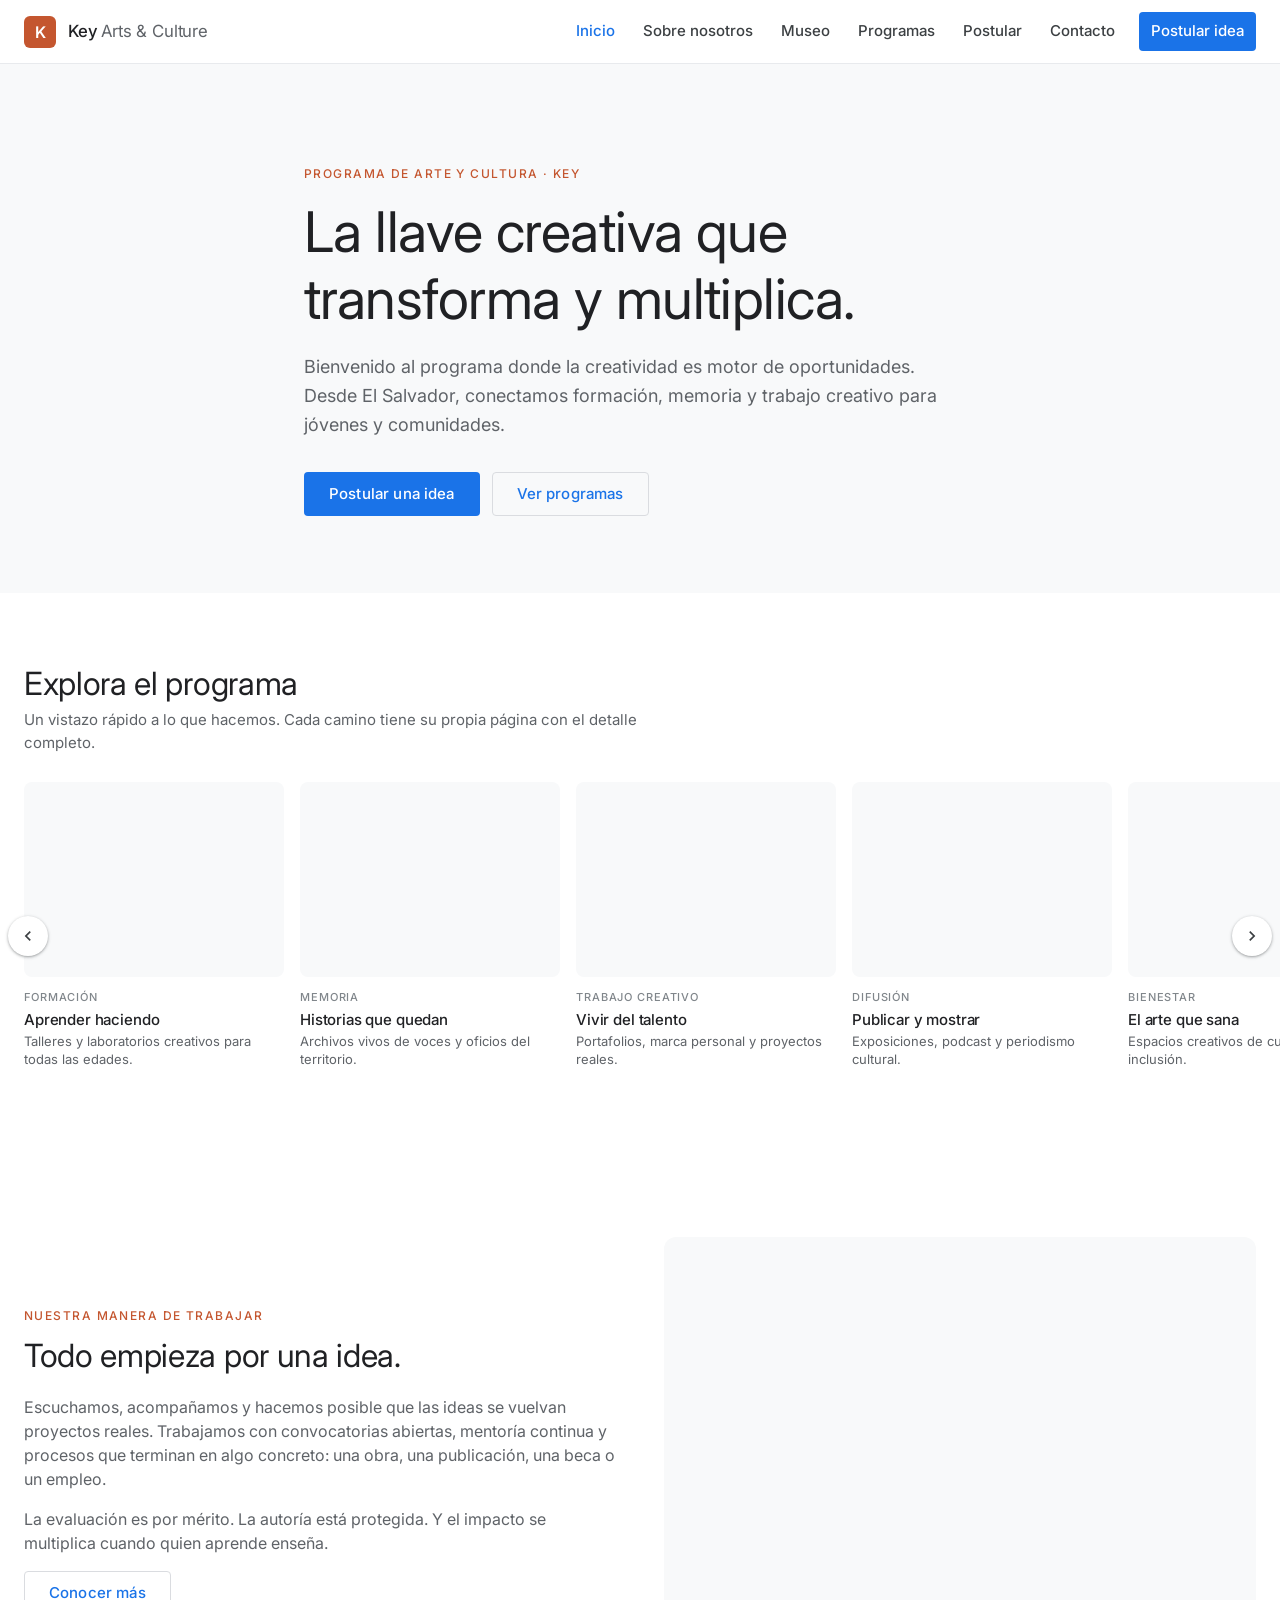
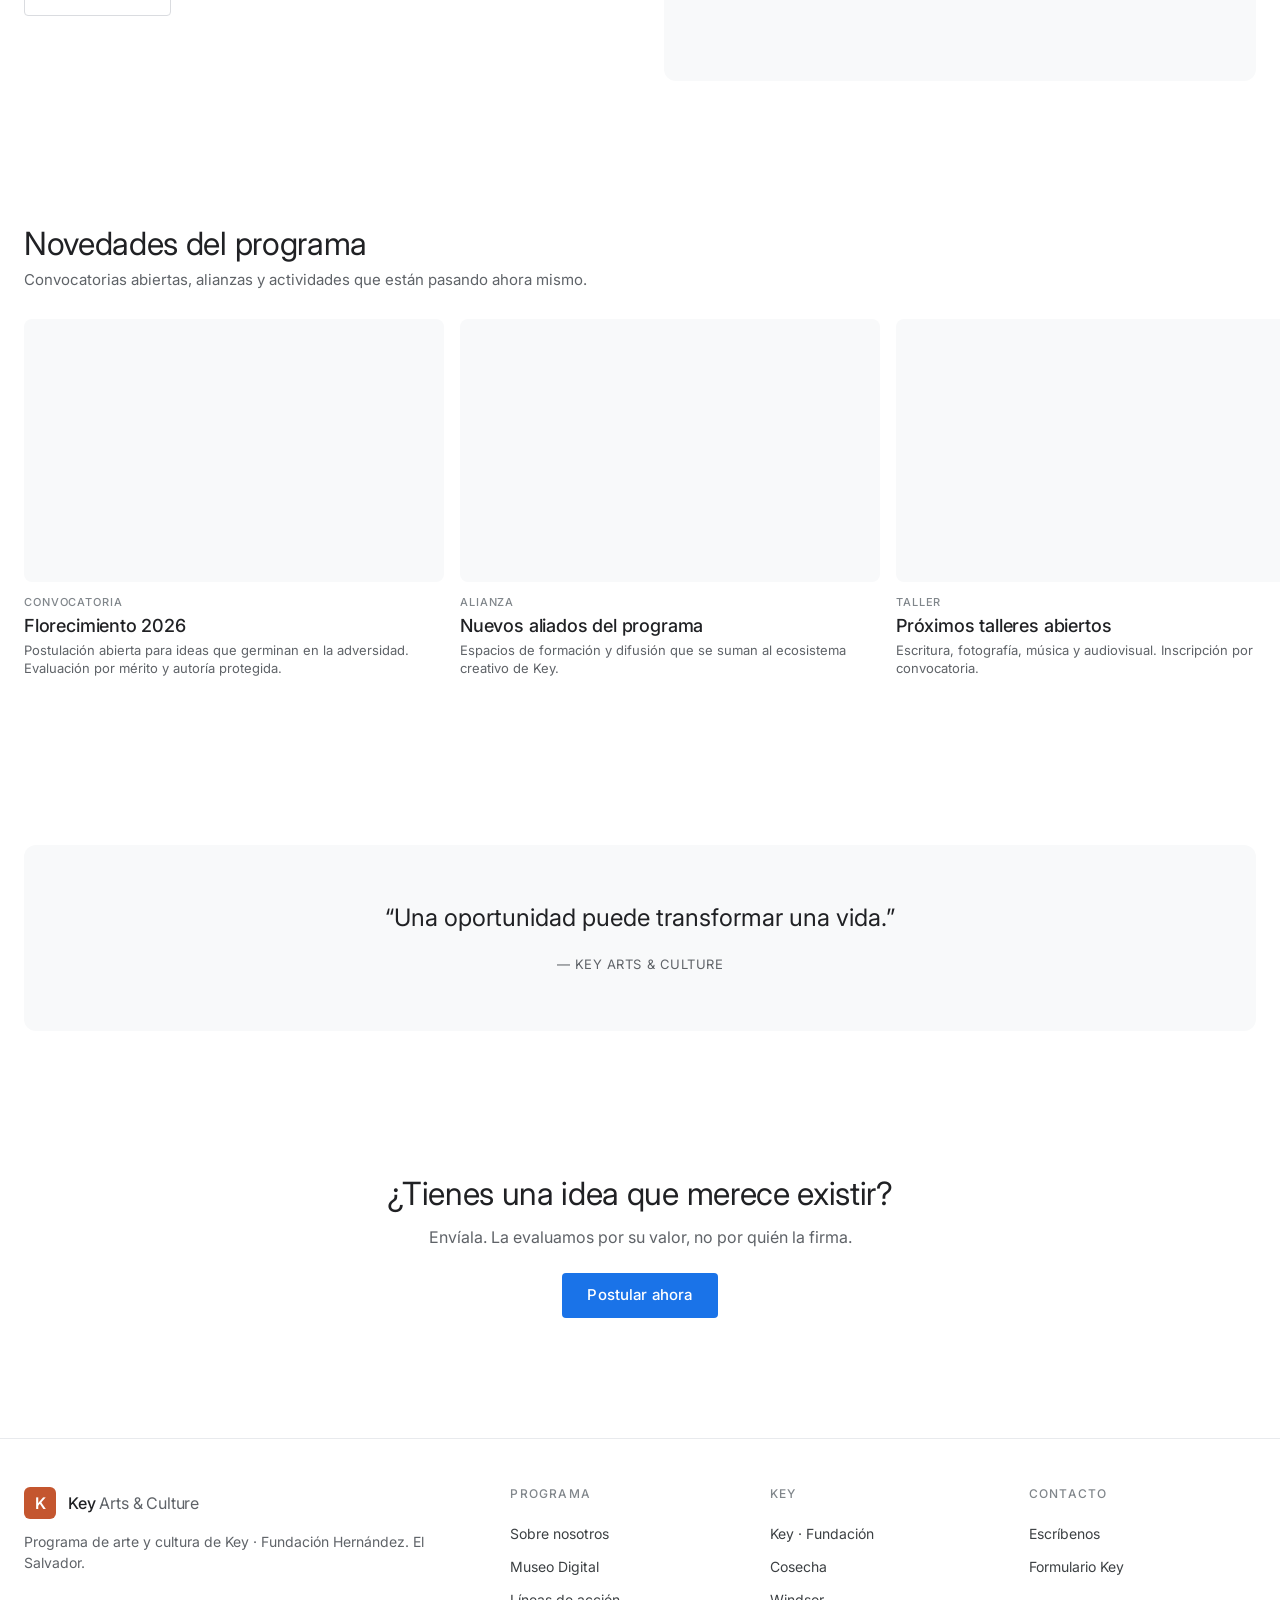
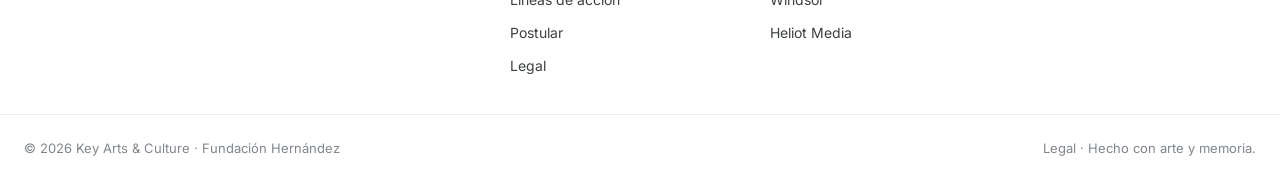
<file: index.html>
<!DOCTYPE html>
<html lang="es">
<head>
<meta charset="UTF-8" />
<meta name="viewport" content="width=device-width, initial-scale=1.0" />
<title>Key Arts &amp; Culture — Arte que transforma, cultura que multiplica</title>
<meta name="description" content="Key Arts & Culture es el programa de arte y cultura de Key · Fundación Hernández. Formación artística, memoria, industrias creativas, difusión y bienestar." />
<link rel="preconnect" href="https://fonts.googleapis.com" />
<link rel="preconnect" href="https://fonts.gstatic.com" crossorigin />
<link href="https://fonts.googleapis.com/css2?family=Inter:wght@400;500;600&display=swap" rel="stylesheet" />
<link rel="stylesheet" href="styles.css" />
</head>
<body>

<header class="site-header">
  <div class="nav-wrap">
    <a class="brand" href="index.html">
      <span class="brand-mark">K</span>
      <span class="brand-text">Key <em>Arts &amp; Culture</em></span>
    </a>
    <button class="nav-toggle" aria-label="Abrir menú" aria-expanded="false">
      <svg width="24" height="24" viewBox="0 0 24 24" fill="currentColor"><path d="M3 6h18v2H3V6zm0 5h18v2H3v-2zm0 5h18v2H3v-2z"/></svg>
    </button>
    <nav class="nav">
      <a href="index.html" class="active">Inicio</a>
      <a href="sobre-nosotros.html">Sobre nosotros</a>
      <a href="museo.html">Museo</a>
      <a href="programas.html">Programas</a>
      <a href="postular.html">Postular</a>
      <a href="contacto.html">Contacto</a>
      <a class="btn-nav" href="postular.html">Postular idea</a>
    </nav>
  </div>
</header>

<main>

  <section class="hero">
    <div class="container hero-inner">
      <span class="eyebrow">Programa de arte y cultura · Key</span>
      <h1>La llave creativa que transforma y multiplica.</h1>
      <p class="lead">
        Bienvenido al programa donde la creatividad es motor de oportunidades.
        Desde El Salvador, conectamos formación, memoria y trabajo creativo para
        jóvenes y comunidades.
      </p>
      <div class="hero-actions">
        <a class="btn" href="postular.html">Postular una idea</a>
        <a class="btn btn-ghost" href="programas.html">Ver programas</a>
      </div>
    </div>
  </section>

  <section>
    <div class="section-head">
      <h2>Explora el programa</h2>
      <p>Un vistazo rápido a lo que hacemos. Cada camino tiene su propia página con el detalle completo.</p>
    </div>
    <div class="ribbon-wrap">
      <button class="ribbon-arrow prev" aria-label="Anterior">
        <svg viewBox="0 0 24 24" fill="currentColor"><path d="M15.41 7.41 14 6l-6 6 6 6 1.41-1.41L10.83 12z"/></svg>
      </button>
      <div class="ribbon">
        <article class="card">
          <div class="card-media" style="background-image:url('https://images.unsplash.com/photo-1513364776144-60967b0f800f?w=800&q=70')"></div>
          <div class="card-body">
            <span class="kicker">Formación</span>
            <h3>Aprender haciendo</h3>
            <p>Talleres y laboratorios creativos para todas las edades.</p>
          </div>
        </article>
        <article class="card">
          <div class="card-media" style="background-image:url('https://images.unsplash.com/photo-1516302752625-fcc3c50ae61f?w=800&q=70')"></div>
          <div class="card-body">
            <span class="kicker">Memoria</span>
            <h3>Historias que quedan</h3>
            <p>Archivos vivos de voces y oficios del territorio.</p>
          </div>
        </article>
        <article class="card">
          <div class="card-media" style="background-image:url('https://images.unsplash.com/photo-1558655146-d09347e92766?w=800&q=70')"></div>
          <div class="card-body">
            <span class="kicker">Trabajo creativo</span>
            <h3>Vivir del talento</h3>
            <p>Portafolios, marca personal y proyectos reales.</p>
          </div>
        </article>
        <article class="card">
          <div class="card-media" style="background-image:url('https://images.unsplash.com/photo-1499750310107-5fef28a66643?w=800&q=70')"></div>
          <div class="card-body">
            <span class="kicker">Difusión</span>
            <h3>Publicar y mostrar</h3>
            <p>Exposiciones, podcast y periodismo cultural.</p>
          </div>
        </article>
        <article class="card">
          <div class="card-media" style="background-image:url('https://images.unsplash.com/photo-1541961017774-22349e4a1262?w=800&q=70')"></div>
          <div class="card-body">
            <span class="kicker">Bienestar</span>
            <h3>El arte que sana</h3>
            <p>Espacios creativos de cuidado e inclusión.</p>
          </div>
        </article>
      </div>
      <button class="ribbon-arrow next" aria-label="Siguiente">
        <svg viewBox="0 0 24 24" fill="currentColor"><path d="M8.59 16.59 10 18l6-6-6-6-1.41 1.41L13.17 12z"/></svg>
      </button>
    </div>
  </section>

  <section>
    <div class="split">
      <div>
        <span class="eyebrow" style="color:var(--terracotta); font-size:.75rem; font-weight:500; letter-spacing:.12em; text-transform:uppercase; display:inline-block; margin-bottom:12px;">Nuestra manera de trabajar</span>
        <h2>Todo empieza por una idea.</h2>
        <p>
          Escuchamos, acompañamos y hacemos posible que las ideas se vuelvan
          proyectos reales. Trabajamos con convocatorias abiertas, mentoría
          continua y procesos que terminan en algo concreto: una obra, una
          publicación, una beca o un empleo.
        </p>
        <p>
          La evaluación es por mérito. La autoría está protegida. Y el impacto
          se multiplica cuando quien aprende enseña.
        </p>
        <a class="btn btn-ghost" href="sobre-nosotros.html">Conocer más</a>
      </div>
      <div class="card-media" style="aspect-ratio:4/3; border-radius:12px; background-image:url('https://images.unsplash.com/photo-1531058020387-3be344556be6?w=1000&q=70')"></div>
    </div>
  </section>

  <section>
    <div class="section-head">
      <h2>Novedades del programa</h2>
      <p>Convocatorias abiertas, alianzas y actividades que están pasando ahora mismo.</p>
    </div>
    <div class="ribbon-wrap">
      <div class="ribbon">
        <article class="card card-lg">
          <div class="card-media" style="background-image:url('https://images.unsplash.com/photo-1499781350541-7783f6c6a0c8?w=1000&q=70')"></div>
          <div class="card-body">
            <span class="kicker">Convocatoria</span>
            <h3>Florecimiento 2026</h3>
            <p>Postulación abierta para ideas que germinan en la adversidad. Evaluación por mérito y autoría protegida.</p>
          </div>
        </article>
        <article class="card card-lg">
          <div class="card-media" style="background-image:url('https://images.unsplash.com/photo-1524995997946-a1c2e315a42f?w=1000&q=70')"></div>
          <div class="card-body">
            <span class="kicker">Alianza</span>
            <h3>Nuevos aliados del programa</h3>
            <p>Espacios de formación y difusión que se suman al ecosistema creativo de Key.</p>
          </div>
        </article>
        <article class="card card-lg">
          <div class="card-media" style="background-image:url('https://images.unsplash.com/photo-1493225457124-a3eb161ffa5f?w=1000&q=70')"></div>
          <div class="card-body">
            <span class="kicker">Taller</span>
            <h3>Próximos talleres abiertos</h3>
            <p>Escritura, fotografía, música y audiovisual. Inscripción por convocatoria.</p>
          </div>
        </article>
        <article class="card card-lg">
          <div class="card-media" style="background-image:url('https://images.unsplash.com/photo-1554189097-ffe88e998a2b?w=1000&q=70')"></div>
          <div class="card-body">
            <span class="kicker">Jóvenes Key</span>
            <h3>Multiplicar el impacto</h3>
            <p>Jóvenes formados que hoy guían a nuevas generaciones dentro del programa.</p>
          </div>
        </article>
      </div>
    </div>
  </section>

  <section>
    <div class="quote">
      <div class="quote-inner">
        <p>“Una oportunidad puede transformar una vida.”</p>
        <span class="author">— Key Arts &amp; Culture</span>
      </div>
    </div>
  </section>

  <section>
    <div class="container" style="text-align:center; max-width:720px;">
      <h2 style="margin-bottom:12px;">¿Tienes una idea que merece existir?</h2>
      <p style="color:var(--muted); margin-bottom:24px;">
        Envíala. La evaluamos por su valor, no por quién la firma.
      </p>
      <a class="btn" href="postular.html">Postular ahora</a>
    </div>
  </section>

</main>

<footer class="site-footer">
  <div class="footer-grid">
    <div>
      <div class="footer-brand">
        <span class="brand-mark">K</span>
        <span class="brand-text">Key <em>Arts &amp; Culture</em></span>
      </div>
      <p>Programa de arte y cultura de Key · Fundación Hernández. El Salvador.</p>
    </div>
    <div>
      <h4>Programa</h4>
      <a href="sobre-nosotros.html">Sobre nosotros</a>
      <a href="museo.html">Museo Digital</a>
      <a href="programas.html">Líneas de acción</a>
      <a href="postular.html">Postular</a>
      <a href="legal.html">Legal</a>
    </div>
    <div>
      <h4>Key</h4>
      <a href="https://fundacionkey.github.io/key/" target="_blank" rel="noopener">Key · Fundación</a>
      <a href="https://fundacionkey.github.io/key/cosecha.html" target="_blank" rel="noopener">Cosecha</a>
      <a href="https://fundacionkey.github.io/windsor/" target="_blank" rel="noopener">Windsor</a>
      <a href="https://fundacionkey.github.io/Heliot-Media/" target="_blank" rel="noopener">Heliot Media</a>
    </div>
    <div>
      <h4>Contacto</h4>
      <a href="contacto.html">Escríbenos</a>
      <a href="https://fundacionkey.github.io/key/contactanos.html" target="_blank" rel="noopener">Formulario Key</a>
    </div>
  </div>
  <div class="footer-bottom">
    <span>© 2026 Key Arts &amp; Culture · Fundación Hernández</span>
    <span><a href="legal.html" style="color:inherit;">Legal</a> · Hecho con arte y memoria.</span>
  </div>
</footer>

<script>
  const toggle = document.querySelector('.nav-toggle');
  const nav = document.querySelector('.nav');
  toggle?.addEventListener('click', () => {
    const open = nav.classList.toggle('open');
    toggle.setAttribute('aria-expanded', open);
  });

  document.querySelectorAll('.ribbon-wrap').forEach(wrap => {
    const ribbon = wrap.querySelector('.ribbon');
    const prev = wrap.querySelector('.ribbon-arrow.prev');
    const next = wrap.querySelector('.ribbon-arrow.next');
    const step = 300;
    prev?.addEventListener('click', () => ribbon.scrollBy({ left: -step, behavior: 'smooth' }));
    next?.addEventListener('click', () => ribbon.scrollBy({ left: step, behavior: 'smooth' }));
  });
</script>
</body>
</html>
</file>
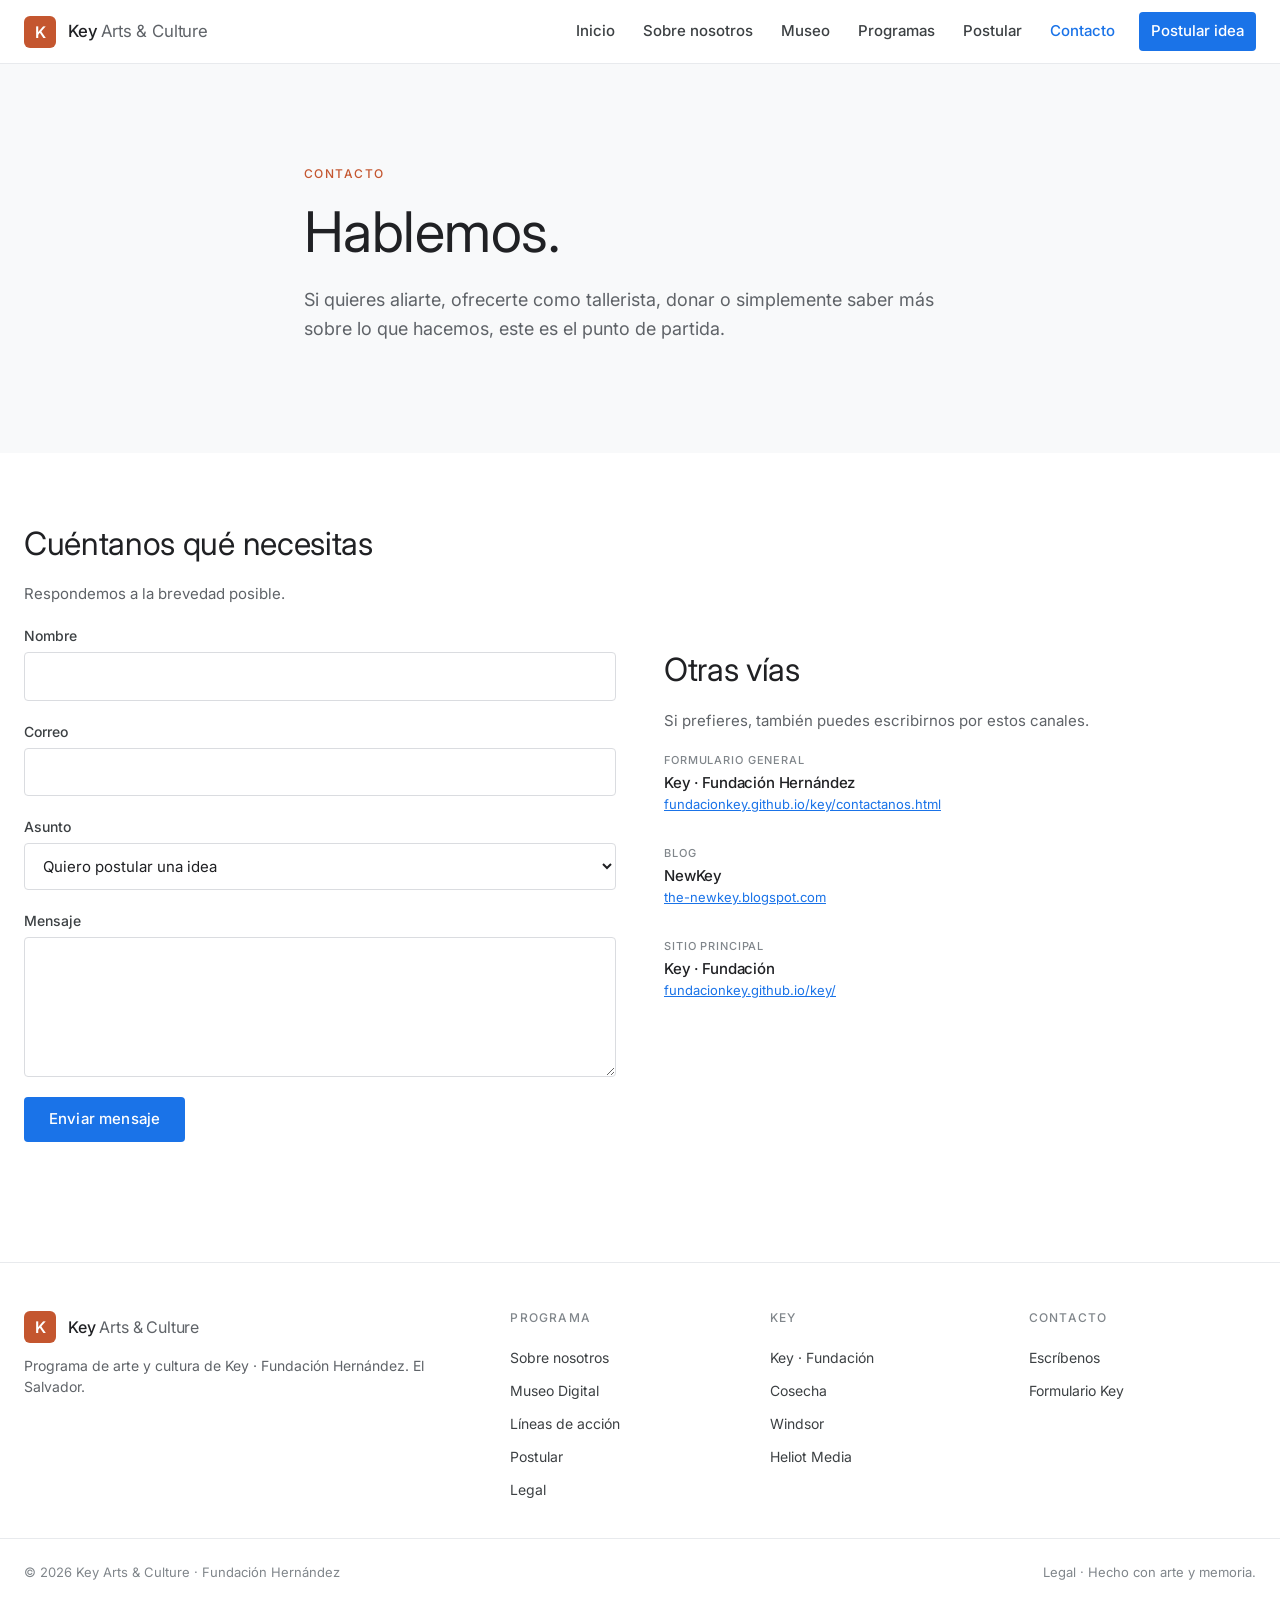
<file: contacto.html>
<!DOCTYPE html>
<html lang="es">
<head>
<meta charset="UTF-8" />
<meta name="viewport" content="width=device-width, initial-scale=1.0" />
<title>Contacto — Key Arts &amp; Culture</title>
<meta name="description" content="Escríbenos para postular, aliarte o sumarte a Key Arts & Culture." />
<link rel="preconnect" href="https://fonts.googleapis.com" />
<link rel="preconnect" href="https://fonts.gstatic.com" crossorigin />
<link href="https://fonts.googleapis.com/css2?family=Inter:wght@400;500;600&display=swap" rel="stylesheet" />
<link rel="stylesheet" href="styles.css" />
</head>
<body>

<header class="site-header">
  <div class="nav-wrap">
    <a class="brand" href="index.html">
      <span class="brand-mark">K</span>
      <span class="brand-text">Key <em>Arts &amp; Culture</em></span>
    </a>
    <button class="nav-toggle" aria-label="Abrir menú" aria-expanded="false">
      <svg width="24" height="24" viewBox="0 0 24 24" fill="currentColor"><path d="M3 6h18v2H3V6zm0 5h18v2H3v-2zm0 5h18v2H3v-2z"/></svg>
    </button>
    <nav class="nav">
      <a href="index.html">Inicio</a>
      <a href="sobre-nosotros.html">Sobre nosotros</a>
      <a href="museo.html">Museo</a>
      <a href="programas.html">Programas</a>
      <a href="postular.html">Postular</a>
      <a href="contacto.html" class="active">Contacto</a>
      <a class="btn-nav" href="postular.html">Postular idea</a>
    </nav>
  </div>
</header>

<main>

  <section class="hero">
    <div class="container hero-inner">
      <span class="eyebrow">Contacto</span>
      <h1>Hablemos.</h1>
      <p class="lead">
        Si quieres aliarte, ofrecerte como tallerista, donar o simplemente saber
        más sobre lo que hacemos, este es el punto de partida.
      </p>
    </div>
  </section>

  <section>
    <div class="split">
      <div>
        <div class="section-head-inline">
          <h2>Cuéntanos qué necesitas</h2>
          <p>Respondemos a la brevedad posible.</p>
        </div>
        <form action="https://formspree.io/f/tu-id" method="POST" style="margin-top:16px;">
          <div class="field">
            <label for="nombre">Nombre</label>
            <input id="nombre" name="nombre" type="text" required />
          </div>
          <div class="field">
            <label for="email">Correo</label>
            <input id="email" name="email" type="email" required />
          </div>
          <div class="field">
            <label for="asunto">Asunto</label>
            <select id="asunto" name="asunto">
              <option>Quiero postular una idea</option>
              <option>Quiero ser tallerista</option>
              <option>Quiero aliarme</option>
              <option>Quiero donar</option>
              <option>Prensa / medios</option>
              <option>Otro</option>
            </select>
          </div>
          <div class="field">
            <label for="mensaje">Mensaje</label>
            <textarea id="mensaje" name="mensaje" required></textarea>
          </div>
          <div>
            <button class="btn" type="submit">Enviar mensaje</button>
          </div>
        </form>
      </div>

      <div>
        <div class="section-head-inline">
          <h2>Otras vías</h2>
          <p>Si prefieres, también puedes escribirnos por estos canales.</p>
        </div>

        <div class="grid" style="grid-template-columns:1fr; gap:16px; margin-top:16px;">
          <article class="card" style="width:100%;">
            <div class="card-body">
              <span class="kicker">Formulario general</span>
              <h3>Key · Fundación Hernández</h3>
              <p><a href="https://fundacionkey.github.io/key/contactanos.html" target="_blank" rel="noopener" style="color:var(--accent); text-decoration:underline;">fundacionkey.github.io/key/contactanos.html</a></p>
            </div>
          </article>
          <article class="card" style="width:100%;">
            <div class="card-body">
              <span class="kicker">Blog</span>
              <h3>NewKey</h3>
              <p><a href="https://the-newkey.blogspot.com/" target="_blank" rel="noopener" style="color:var(--accent); text-decoration:underline;">the-newkey.blogspot.com</a></p>
            </div>
          </article>
          <article class="card" style="width:100%;">
            <div class="card-body">
              <span class="kicker">Sitio principal</span>
              <h3>Key · Fundación</h3>
              <p><a href="https://fundacionkey.github.io/key/" target="_blank" rel="noopener" style="color:var(--accent); text-decoration:underline;">fundacionkey.github.io/key/</a></p>
            </div>
          </article>
        </div>
      </div>
    </div>
  </section>

</main>

<footer class="site-footer">
  <div class="footer-grid">
    <div>
      <div class="footer-brand">
        <span class="brand-mark">K</span>
        <span class="brand-text">Key <em>Arts &amp; Culture</em></span>
      </div>
      <p>Programa de arte y cultura de Key · Fundación Hernández. El Salvador.</p>
    </div>
    <div>
      <h4>Programa</h4>
      <a href="sobre-nosotros.html">Sobre nosotros</a>
      <a href="museo.html">Museo Digital</a>
      <a href="programas.html">Líneas de acción</a>
      <a href="postular.html">Postular</a>
      <a href="legal.html">Legal</a>
    </div>
    <div>
      <h4>Key</h4>
      <a href="https://fundacionkey.github.io/key/" target="_blank" rel="noopener">Key · Fundación</a>
      <a href="https://fundacionkey.github.io/key/cosecha.html" target="_blank" rel="noopener">Cosecha</a>
      <a href="https://fundacionkey.github.io/windsor/" target="_blank" rel="noopener">Windsor</a>
      <a href="https://fundacionkey.github.io/Heliot-Media/" target="_blank" rel="noopener">Heliot Media</a>
    </div>
    <div>
      <h4>Contacto</h4>
      <a href="contacto.html">Escríbenos</a>
      <a href="https://fundacionkey.github.io/key/contactanos.html" target="_blank" rel="noopener">Formulario Key</a>
    </div>
  </div>
  <div class="footer-bottom">
    <span>© 2026 Key Arts &amp; Culture · Fundación Hernández</span>
    <span><a href="legal.html" style="color:inherit;">Legal</a> · Hecho con arte y memoria.</span>
  </div>
</footer>

<script>
  const toggle = document.querySelector('.nav-toggle');
  const nav = document.querySelector('.nav');
  toggle?.addEventListener('click', () => {
    const open = nav.classList.toggle('open');
    toggle.setAttribute('aria-expanded', open);
  });
</script>
</body>
</html>
</file>
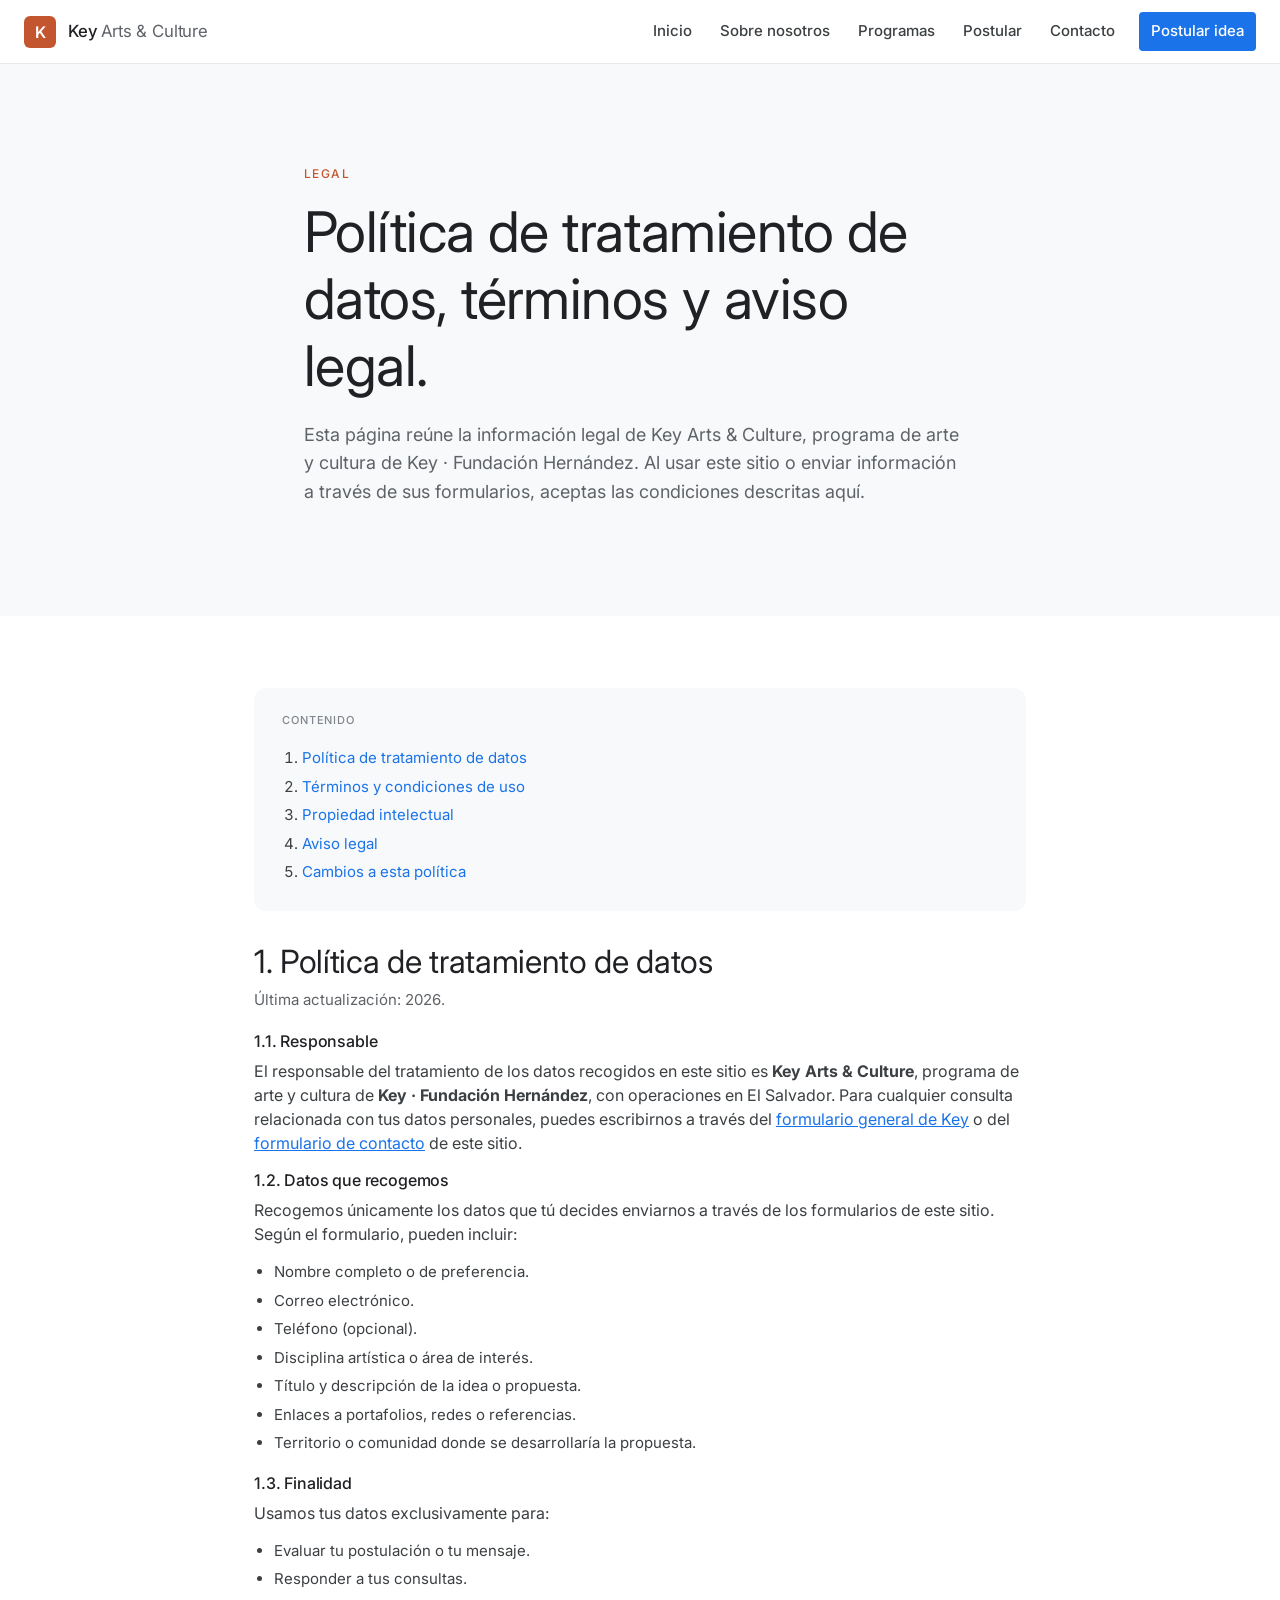
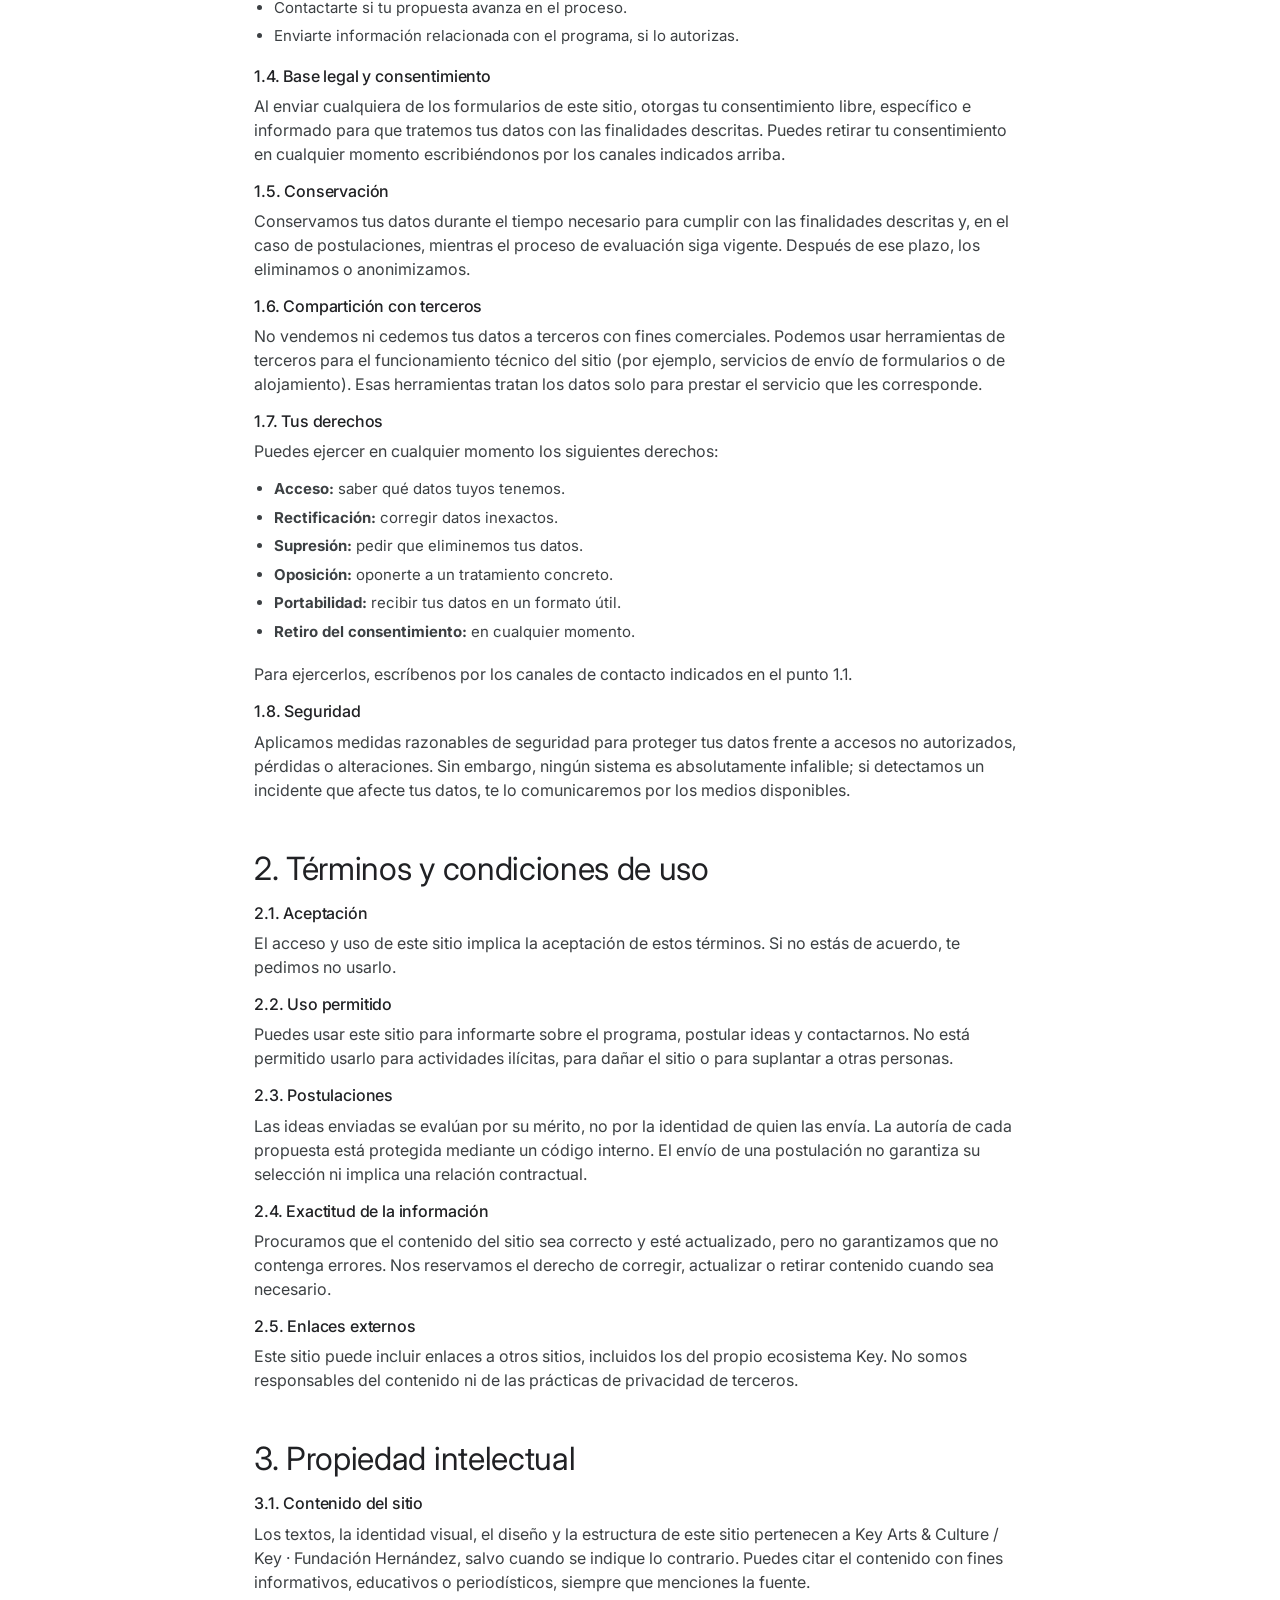
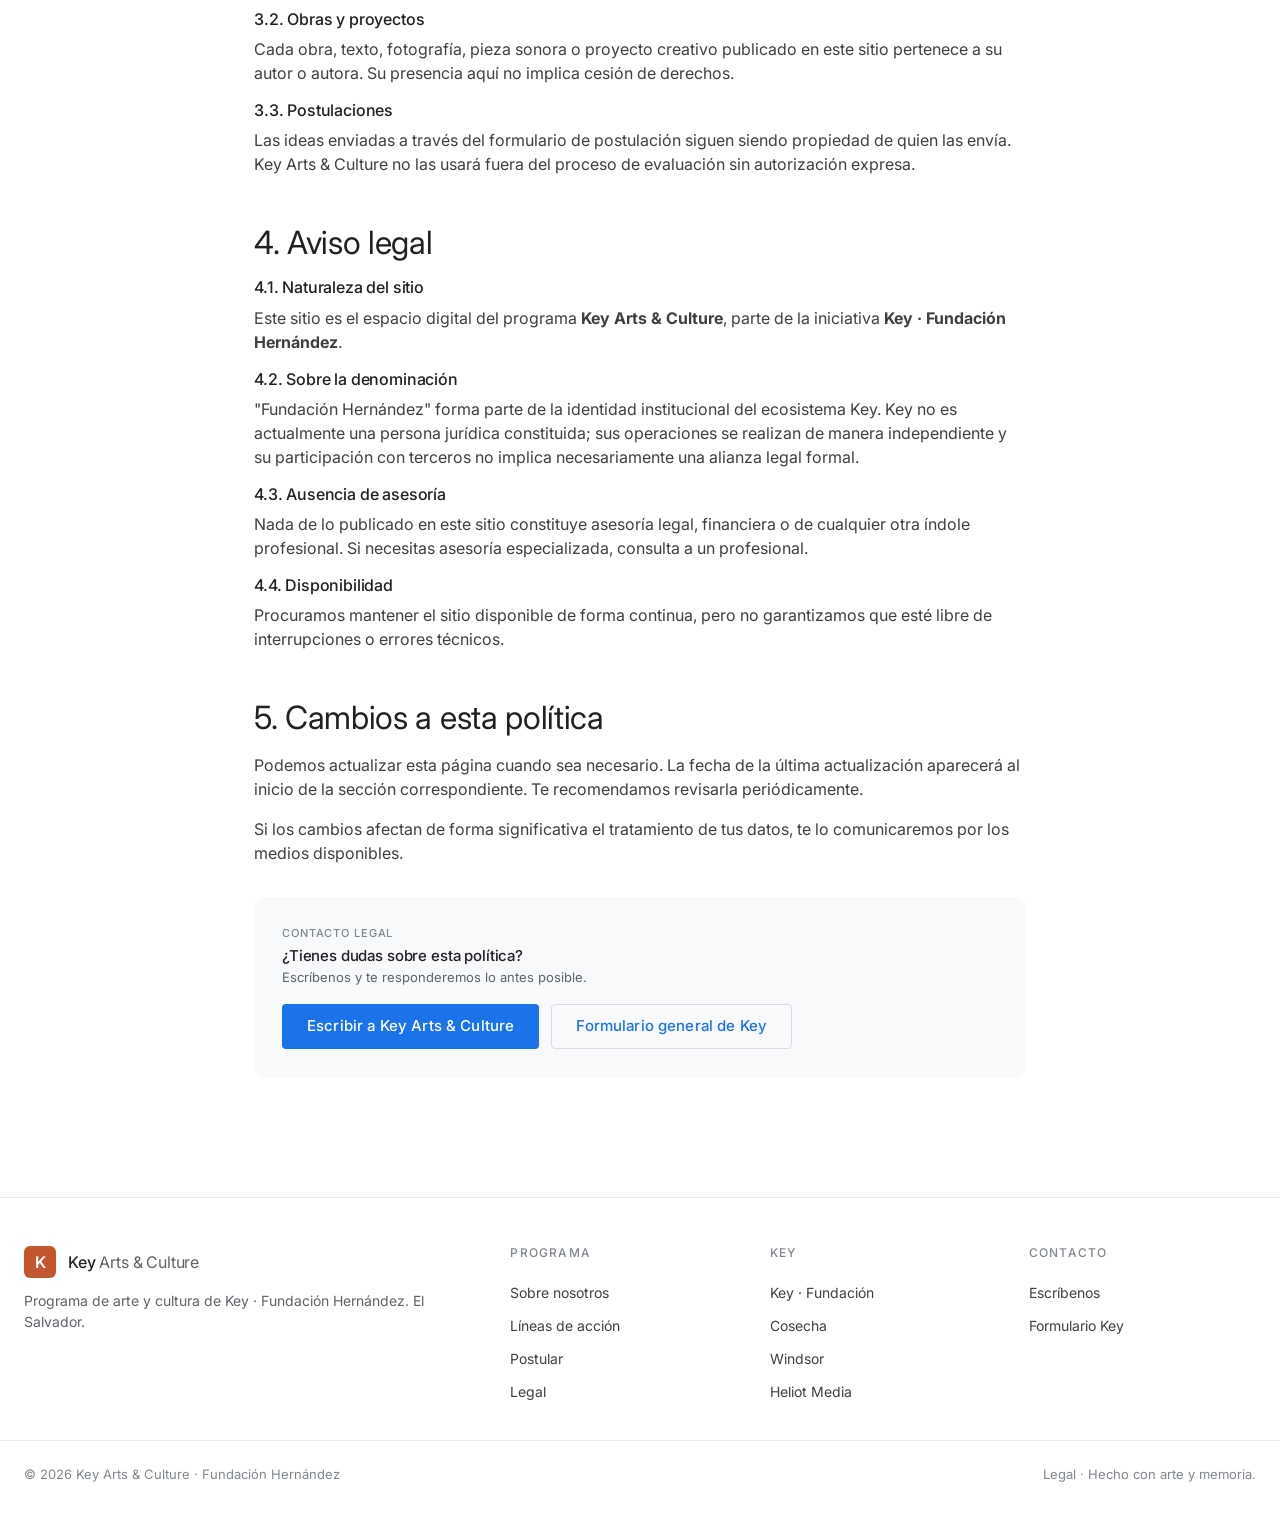
<file: legal.html>
<!DOCTYPE html>
<html lang="es">
<head>
<meta charset="UTF-8" />
<meta name="viewport" content="width=device-width, initial-scale=1.0" />
<title>Legal — Key Arts &amp; Culture</title>
<meta name="description" content="Política de tratamiento de datos, términos de uso y aviso legal de Key Arts & Culture." />
<link rel="preconnect" href="https://fonts.googleapis.com" />
<link rel="preconnect" href="https://fonts.gstatic.com" crossorigin />
<link href="https://fonts.googleapis.com/css2?family=Inter:wght@400;500;600&display=swap" rel="stylesheet" />
<link rel="stylesheet" href="styles.css" />
</head>
<body>

<header class="site-header">
  <div class="nav-wrap">
    <a class="brand" href="index.html">
      <span class="brand-mark">K</span>
      <span class="brand-text">Key <em>Arts &amp; Culture</em></span>
    </a>
    <button class="nav-toggle" aria-label="Abrir menú" aria-expanded="false">
      <svg width="24" height="24" viewBox="0 0 24 24" fill="currentColor"><path d="M3 6h18v2H3V6zm0 5h18v2H3v-2zm0 5h18v2H3v-2z"/></svg>
    </button>
    <nav class="nav">
      <a href="index.html">Inicio</a>
      <a href="sobre-nosotros.html">Sobre nosotros</a>
      <a href="programas.html">Programas</a>
      <a href="postular.html">Postular</a>
      <a href="contacto.html">Contacto</a>
      <a class="btn-nav" href="postular.html">Postular idea</a>
    </nav>
  </div>
</header>

<main>

  <section class="hero">
    <div class="container hero-inner">
      <span class="eyebrow">Legal</span>
      <h1>Política de tratamiento de datos, términos y aviso legal.</h1>
      <p class="lead">
        Esta página reúne la información legal de Key Arts &amp; Culture, programa
        de arte y cultura de Key · Fundación Hernández. Al usar este sitio o
        enviar información a través de sus formularios, aceptas las condiciones
        descritas aquí.
      </p>
    </div>
  </section>

  <section>
    <div class="container" style="max-width:820px;">

      <!-- Índice -->
      <div class="card" style="width:100%; background:var(--surface-2); border-radius:12px; padding:24px 28px; margin-bottom:32px;">
        <div class="card-body">
          <span class="kicker">Contenido</span>
          <ol style="margin:12px 0 0 20px; color:var(--ink-2); font-size:.9375rem; line-height:1.9;">
            <li><a href="#datos" style="color:var(--accent);">Política de tratamiento de datos</a></li>
            <li><a href="#terminos" style="color:var(--accent);">Términos y condiciones de uso</a></li>
            <li><a href="#propiedad" style="color:var(--accent);">Propiedad intelectual</a></li>
            <li><a href="#aviso" style="color:var(--accent);">Aviso legal</a></li>
            <li><a href="#cambios" style="color:var(--accent);">Cambios a esta política</a></li>
          </ol>
        </div>
      </div>

      <!-- 1. Política de tratamiento de datos -->
      <article id="datos" style="margin-bottom:48px;">
        <h2 style="margin-bottom:8px;">1. Política de tratamiento de datos</h2>
        <p style="color:var(--muted); font-size:.9375rem; margin-bottom:20px;">
          Última actualización: 2026.
        </p>

        <h3 style="margin-bottom:8px; font-weight:500;">1.1. Responsable</h3>
        <p style="margin-bottom:16px;">
          El responsable del tratamiento de los datos recogidos en este sitio es
          <strong>Key Arts &amp; Culture</strong>, programa de arte y cultura de
          <strong>Key · Fundación Hernández</strong>, con operaciones en El Salvador.
          Para cualquier consulta relacionada con tus datos personales, puedes
          escribirnos a través del
          <a href="https://fundacionkey.github.io/key/contactanos.html" target="_blank" rel="noopener" style="color:var(--accent); text-decoration:underline;">formulario general de Key</a>
          o del
          <a href="contacto.html" style="color:var(--accent); text-decoration:underline;">formulario de contacto</a>
          de este sitio.
        </p>

        <h3 style="margin-bottom:8px; font-weight:500;">1.2. Datos que recogemos</h3>
        <p style="margin-bottom:12px;">
          Recogemos únicamente los datos que tú decides enviarnos a través de los
          formularios de este sitio. Según el formulario, pueden incluir:
        </p>
        <ul style="margin:0 0 16px 20px; color:var(--ink-2); font-size:.9375rem; line-height:1.9;">
          <li>Nombre completo o de preferencia.</li>
          <li>Correo electrónico.</li>
          <li>Teléfono (opcional).</li>
          <li>Disciplina artística o área de interés.</li>
          <li>Título y descripción de la idea o propuesta.</li>
          <li>Enlaces a portafolios, redes o referencias.</li>
          <li>Territorio o comunidad donde se desarrollaría la propuesta.</li>
        </ul>

        <h3 style="margin-bottom:8px; font-weight:500;">1.3. Finalidad</h3>
        <p style="margin-bottom:12px;">
          Usamos tus datos exclusivamente para:
        </p>
        <ul style="margin:0 0 16px 20px; color:var(--ink-2); font-size:.9375rem; line-height:1.9;">
          <li>Evaluar tu postulación o tu mensaje.</li>
          <li>Responder a tus consultas.</li>
          <li>Contactarte si tu propuesta avanza en el proceso.</li>
          <li>Enviarte información relacionada con el programa, si lo autorizas.</li>
        </ul>

        <h3 style="margin-bottom:8px; font-weight:500;">1.4. Base legal y consentimiento</h3>
        <p style="margin-bottom:16px;">
          Al enviar cualquiera de los formularios de este sitio, otorgas tu
          consentimiento libre, específico e informado para que tratemos tus datos
          con las finalidades descritas. Puedes retirar tu consentimiento en
          cualquier momento escribiéndonos por los canales indicados arriba.
        </p>

        <h3 style="margin-bottom:8px; font-weight:500;">1.5. Conservación</h3>
        <p style="margin-bottom:16px;">
          Conservamos tus datos durante el tiempo necesario para cumplir con las
          finalidades descritas y, en el caso de postulaciones, mientras el proceso
          de evaluación siga vigente. Después de ese plazo, los eliminamos o
          anonimizamos.
        </p>

        <h3 style="margin-bottom:8px; font-weight:500;">1.6. Compartición con terceros</h3>
        <p style="margin-bottom:16px;">
          No vendemos ni cedemos tus datos a terceros con fines comerciales. Podemos
          usar herramientas de terceros para el funcionamiento técnico del sitio
          (por ejemplo, servicios de envío de formularios o de alojamiento). Esas
          herramientas tratan los datos solo para prestar el servicio que les
          corresponde.
        </p>

        <h3 style="margin-bottom:8px; font-weight:500;">1.7. Tus derechos</h3>
        <p style="margin-bottom:12px;">
          Puedes ejercer en cualquier momento los siguientes derechos:
        </p>
        <ul style="margin:0 0 16px 20px; color:var(--ink-2); font-size:.9375rem; line-height:1.9;">
          <li><strong>Acceso:</strong> saber qué datos tuyos tenemos.</li>
          <li><strong>Rectificación:</strong> corregir datos inexactos.</li>
          <li><strong>Supresión:</strong> pedir que eliminemos tus datos.</li>
          <li><strong>Oposición:</strong> oponerte a un tratamiento concreto.</li>
          <li><strong>Portabilidad:</strong> recibir tus datos en un formato útil.</li>
          <li><strong>Retiro del consentimiento:</strong> en cualquier momento.</li>
        </ul>
        <p style="margin-bottom:16px;">
          Para ejercerlos, escríbenos por los canales de contacto indicados en el
          punto 1.1.
        </p>

        <h3 style="margin-bottom:8px; font-weight:500;">1.8. Seguridad</h3>
        <p>
          Aplicamos medidas razonables de seguridad para proteger tus datos frente
          a accesos no autorizados, pérdidas o alteraciones. Sin embargo, ningún
          sistema es absolutamente infalible; si detectamos un incidente que
          afecte tus datos, te lo comunicaremos por los medios disponibles.
        </p>
      </article>

      <!-- 2. Términos y condiciones -->
      <article id="terminos" style="margin-bottom:48px;">
        <h2 style="margin-bottom:16px;">2. Términos y condiciones de uso</h2>

        <h3 style="margin-bottom:8px; font-weight:500;">2.1. Aceptación</h3>
        <p style="margin-bottom:16px;">
          El acceso y uso de este sitio implica la aceptación de estos términos.
          Si no estás de acuerdo, te pedimos no usarlo.
        </p>

        <h3 style="margin-bottom:8px; font-weight:500;">2.2. Uso permitido</h3>
        <p style="margin-bottom:16px;">
          Puedes usar este sitio para informarte sobre el programa, postular ideas
          y contactarnos. No está permitido usarlo para actividades ilícitas,
          para dañar el sitio o para suplantar a otras personas.
        </p>

        <h3 style="margin-bottom:8px; font-weight:500;">2.3. Postulaciones</h3>
        <p style="margin-bottom:16px;">
          Las ideas enviadas se evalúan por su mérito, no por la identidad de quien
          las envía. La autoría de cada propuesta está protegida mediante un código
          interno. El envío de una postulación no garantiza su selección ni
          implica una relación contractual.
        </p>

        <h3 style="margin-bottom:8px; font-weight:500;">2.4. Exactitud de la información</h3>
        <p style="margin-bottom:16px;">
          Procuramos que el contenido del sitio sea correcto y esté actualizado,
          pero no garantizamos que no contenga errores. Nos reservamos el derecho
          de corregir, actualizar o retirar contenido cuando sea necesario.
        </p>

        <h3 style="margin-bottom:8px; font-weight:500;">2.5. Enlaces externos</h3>
        <p>
          Este sitio puede incluir enlaces a otros sitios, incluidos los del propio
          ecosistema Key. No somos responsables del contenido ni de las prácticas
          de privacidad de terceros.
        </p>
      </article>

      <!-- 3. Propiedad intelectual -->
      <article id="propiedad" style="margin-bottom:48px;">
        <h2 style="margin-bottom:16px;">3. Propiedad intelectual</h2>

        <h3 style="margin-bottom:8px; font-weight:500;">3.1. Contenido del sitio</h3>
        <p style="margin-bottom:16px;">
          Los textos, la identidad visual, el diseño y la estructura de este sitio
          pertenecen a Key Arts &amp; Culture / Key · Fundación Hernández, salvo
          cuando se indique lo contrario. Puedes citar el contenido con fines
          informativos, educativos o periodísticos, siempre que menciones la
          fuente.
        </p>

        <h3 style="margin-bottom:8px; font-weight:500;">3.2. Obras y proyectos</h3>
        <p style="margin-bottom:16px;">
          Cada obra, texto, fotografía, pieza sonora o proyecto creativo publicado
          en este sitio pertenece a su autor o autora. Su presencia aquí no
          implica cesión de derechos.
        </p>

        <h3 style="margin-bottom:8px; font-weight:500;">3.3. Postulaciones</h3>
        <p>
          Las ideas enviadas a través del formulario de postulación siguen siendo
          propiedad de quien las envía. Key Arts &amp; Culture no las usará fuera
          del proceso de evaluación sin autorización expresa.
        </p>
      </article>

      <!-- 4. Aviso legal -->
      <article id="aviso" style="margin-bottom:48px;">
        <h2 style="margin-bottom:16px;">4. Aviso legal</h2>

        <h3 style="margin-bottom:8px; font-weight:500;">4.1. Naturaleza del sitio</h3>
        <p style="margin-bottom:16px;">
          Este sitio es el espacio digital del programa <strong>Key Arts &amp; Culture</strong>,
          parte de la iniciativa <strong>Key · Fundación Hernández</strong>.
        </p>

        <h3 style="margin-bottom:8px; font-weight:500;">4.2. Sobre la denominación</h3>
        <p style="margin-bottom:16px;">
          "Fundación Hernández" forma parte de la identidad institucional del
          ecosistema Key. Key no es actualmente una persona jurídica constituida;
          sus operaciones se realizan de manera independiente y su participación
          con terceros no implica necesariamente una alianza legal formal.
        </p>

        <h3 style="margin-bottom:8px; font-weight:500;">4.3. Ausencia de asesoría</h3>
        <p style="margin-bottom:16px;">
          Nada de lo publicado en este sitio constituye asesoría legal, financiera
          o de cualquier otra índole profesional. Si necesitas asesoría
          especializada, consulta a un profesional.
        </p>

        <h3 style="margin-bottom:8px; font-weight:500;">4.4. Disponibilidad</h3>
        <p>
          Procuramos mantener el sitio disponible de forma continua, pero no
          garantizamos que esté libre de interrupciones o errores técnicos.
        </p>
      </article>

      <!-- 5. Cambios -->
      <article id="cambios" style="margin-bottom:16px;">
        <h2 style="margin-bottom:16px;">5. Cambios a esta política</h2>
        <p style="margin-bottom:16px;">
          Podemos actualizar esta página cuando sea necesario. La fecha de la
          última actualización aparecerá al inicio de la sección correspondiente.
          Te recomendamos revisarla periódicamente.
        </p>
        <p style="margin-bottom:16px;">
          Si los cambios afectan de forma significativa el tratamiento de tus
          datos, te lo comunicaremos por los medios disponibles.
        </p>
      </article>

      <!-- Bloque final -->
      <div class="card" style="width:100%; background:var(--surface-2); border-radius:12px; padding:28px; margin-top:32px;">
        <div class="card-body">
          <span class="kicker">Contacto legal</span>
          <h3>¿Tienes dudas sobre esta política?</h3>
          <p style="margin-bottom:16px;">
            Escríbenos y te responderemos lo antes posible.
          </p>
          <div style="display:flex; gap:12px; flex-wrap:wrap;">
            <a class="btn" href="contacto.html">Escribir a Key Arts &amp; Culture</a>
            <a class="btn btn-ghost" href="https://fundacionkey.github.io/key/contactanos.html" target="_blank" rel="noopener">Formulario general de Key</a>
          </div>
        </div>
      </div>

    </div>
  </section>

</main>

<footer class="site-footer">
  <div class="footer-grid">
    <div>
      <div class="footer-brand">
        <span class="brand-mark">K</span>
        <span class="brand-text">Key <em>Arts &amp; Culture</em></span>
      </div>
      <p>Programa de arte y cultura de Key · Fundación Hernández. El Salvador.</p>
    </div>
    <div>
      <h4>Programa</h4>
      <a href="sobre-nosotros.html">Sobre nosotros</a>
      <a href="programas.html">Líneas de acción</a>
      <a href="postular.html">Postular</a>
      <a href="legal.html">Legal</a>
    </div>
    <div>
      <h4>Key</h4>
      <a href="https://fundacionkey.github.io/key/" target="_blank" rel="noopener">Key · Fundación</a>
      <a href="https://fundacionkey.github.io/key/cosecha.html" target="_blank" rel="noopener">Cosecha</a>
      <a href="https://fundacionkey.github.io/windsor/" target="_blank" rel="noopener">Windsor</a>
      <a href="https://fundacionkey.github.io/Heliot-Media/" target="_blank" rel="noopener">Heliot Media</a>
    </div>
    <div>
      <h4>Contacto</h4>
      <a href="contacto.html">Escríbenos</a>
      <a href="https://fundacionkey.github.io/key/contactanos.html" target="_blank" rel="noopener">Formulario Key</a>
    </div>
  </div>
  <div class="footer-bottom">
    <span>© 2026 Key Arts &amp; Culture · Fundación Hernández</span>
    <span><a href="legal.html" style="color:inherit;">Legal</a> · Hecho con arte y memoria.</span>
  </div>
</footer>

<script>
  const toggle = document.querySelector('.nav-toggle');
  const nav = document.querySelector('.nav');
  toggle?.addEventListener('click', () => {
    const open = nav.classList.toggle('open');
    toggle.setAttribute('aria-expanded', open);
  });
</script>
</body>
</html>
</file>
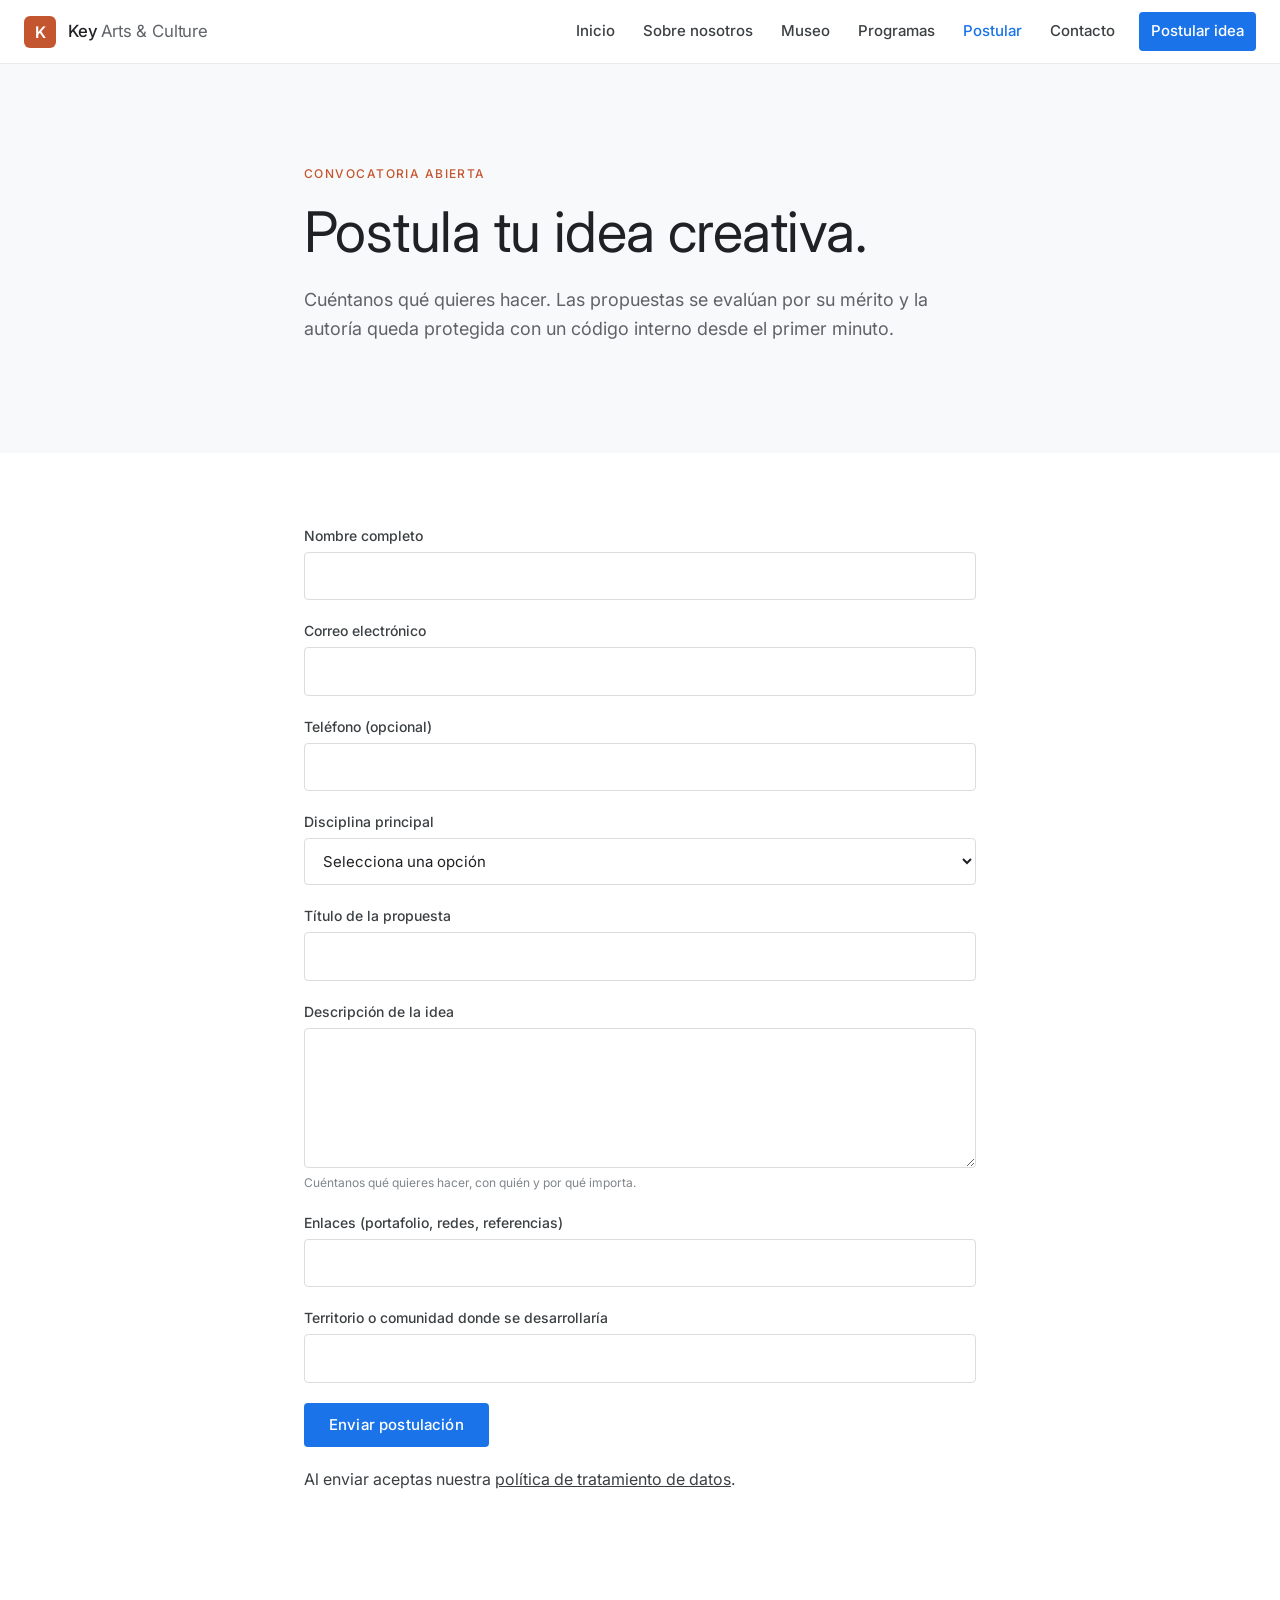
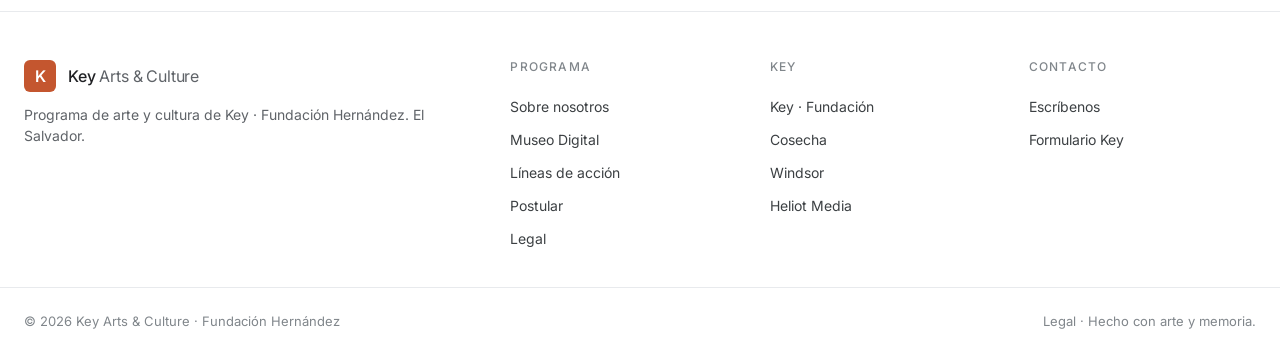
<file: postular.html>
<!DOCTYPE html>
<html lang="es">
<head>
<meta charset="UTF-8" />
<meta name="viewport" content="width=device-width, initial-scale=1.0" />
<title>Postular — Key Arts &amp; Culture</title>
<meta name="description" content="Postula tu idea creativa. Evaluación por mérito, autoría protegida." />
<link rel="preconnect" href="https://fonts.googleapis.com" />
<link rel="preconnect" href="https://fonts.gstatic.com" crossorigin />
<link href="https://fonts.googleapis.com/css2?family=Inter:wght@400;500;600&display=swap" rel="stylesheet" />
<link rel="stylesheet" href="styles.css" />
</head>
<body>

<header class="site-header">
  <div class="nav-wrap">
    <a class="brand" href="index.html">
      <span class="brand-mark">K</span>
      <span class="brand-text">Key <em>Arts &amp; Culture</em></span>
    </a>
    <button class="nav-toggle" aria-label="Abrir menú" aria-expanded="false">
      <svg width="24" height="24" viewBox="0 0 24 24" fill="currentColor"><path d="M3 6h18v2H3V6zm0 5h18v2H3v-2zm0 5h18v2H3v-2z"/></svg>
    </button>
    <nav class="nav">
      <a href="index.html">Inicio</a>
      <a href="sobre-nosotros.html">Sobre nosotros</a>
      <a href="museo.html">Museo</a>
      <a href="programas.html">Programas</a>
      <a href="postular.html" class="active">Postular</a>
      <a href="contacto.html">Contacto</a>
      <a class="btn-nav" href="postular.html">Postular idea</a>
    </nav>
  </div>
</header>

<main>

  <section class="hero">
    <div class="container hero-inner">
      <span class="eyebrow">Convocatoria abierta</span>
      <h1>Postula tu idea creativa.</h1>
      <p class="lead">
        Cuéntanos qué quieres hacer. Las propuestas se evalúan por su mérito y
        la autoría queda protegida con un código interno desde el primer minuto.
      </p>
    </div>
  </section>

  <section>
    <div class="form-wrap">
      <form action="https://formspree.io/f/tu-id" method="POST">

        <div class="field">
          <label for="nombre">Nombre completo</label>
          <input id="nombre" name="nombre" type="text" required />
        </div>

        <div class="field">
          <label for="email">Correo electrónico</label>
          <input id="email" name="email" type="email" required />
        </div>

        <div class="field">
          <label for="telefono">Teléfono (opcional)</label>
          <input id="telefono" name="telefono" type="tel" />
        </div>

        <div class="field">
          <label for="disciplina">Disciplina principal</label>
          <select id="disciplina" name="disciplina" required>
            <option value="">Selecciona una opción</option>
            <option>Escritura / Literatura</option>
            <option>Fotografía</option>
            <option>Música</option>
            <option>Teatro / Performance</option>
            <option>Diseño / Ilustración</option>
            <option>Audiovisual / Cine</option>
            <option>Artes plásticas</option>
            <option>Memoria / Patrimonio</option>
            <option>Otra</option>
          </select>
        </div>

        <div class="field">
          <label for="titulo">Título de la propuesta</label>
          <input id="titulo" name="titulo" type="text" required />
        </div>

        <div class="field">
          <label for="descripcion">Descripción de la idea</label>
          <textarea id="descripcion" name="descripcion" required></textarea>
          <span class="hint">Cuéntanos qué quieres hacer, con quién y por qué importa.</span>
        </div>

        <div class="field">
          <label for="enlaces">Enlaces (portafolio, redes, referencias)</label>
          <input id="enlaces" name="enlaces" type="text" />
        </div>

        <div class="field">
          <label for="territorio">Territorio o comunidad donde se desarrollaría</label>
          <input id="territorio" name="territorio" type="text" />
        </div>

        <div>
          <button class="btn" type="submit">Enviar postulación</button>
        </div>

        <p class="hint">
          Al enviar aceptas nuestra <a href="legal.html" style="text-decoration:underline;">política de tratamiento de datos</a>.
        </p>
      </form>
    </div>
  </section>

</main>

<footer class="site-footer">
  <div class="footer-grid">
    <div>
      <div class="footer-brand">
        <span class="brand-mark">K</span>
        <span class="brand-text">Key <em>Arts &amp; Culture</em></span>
      </div>
      <p>Programa de arte y cultura de Key · Fundación Hernández. El Salvador.</p>
    </div>
    <div>
      <h4>Programa</h4>
      <a href="sobre-nosotros.html">Sobre nosotros</a>
      <a href="museo.html">Museo Digital</a>
      <a href="programas.html">Líneas de acción</a>
      <a href="postular.html">Postular</a>
      <a href="legal.html">Legal</a>
    </div>
    <div>
      <h4>Key</h4>
      <a href="https://fundacionkey.github.io/key/" target="_blank" rel="noopener">Key · Fundación</a>
      <a href="https://fundacionkey.github.io/key/cosecha.html" target="_blank" rel="noopener">Cosecha</a>
      <a href="https://fundacionkey.github.io/windsor/" target="_blank" rel="noopener">Windsor</a>
      <a href="https://fundacionkey.github.io/Heliot-Media/" target="_blank" rel="noopener">Heliot Media</a>
    </div>
    <div>
      <h4>Contacto</h4>
      <a href="contacto.html">Escríbenos</a>
      <a href="https://fundacionkey.github.io/key/contactanos.html" target="_blank" rel="noopener">Formulario Key</a>
    </div>
  </div>
  <div class="footer-bottom">
    <span>© 2026 Key Arts &amp; Culture · Fundación Hernández</span>
    <span><a href="legal.html" style="color:inherit;">Legal</a> · Hecho con arte y memoria.</span>
  </div>
</footer>

<script>
  const toggle = document.querySelector('.nav-toggle');
  const nav = document.querySelector('.nav');
  toggle?.addEventListener('click', () => {
    const open = nav.classList.toggle('open');
    toggle.setAttribute('aria-expanded', open);
  });
</script>
</body>
</html>
</file>
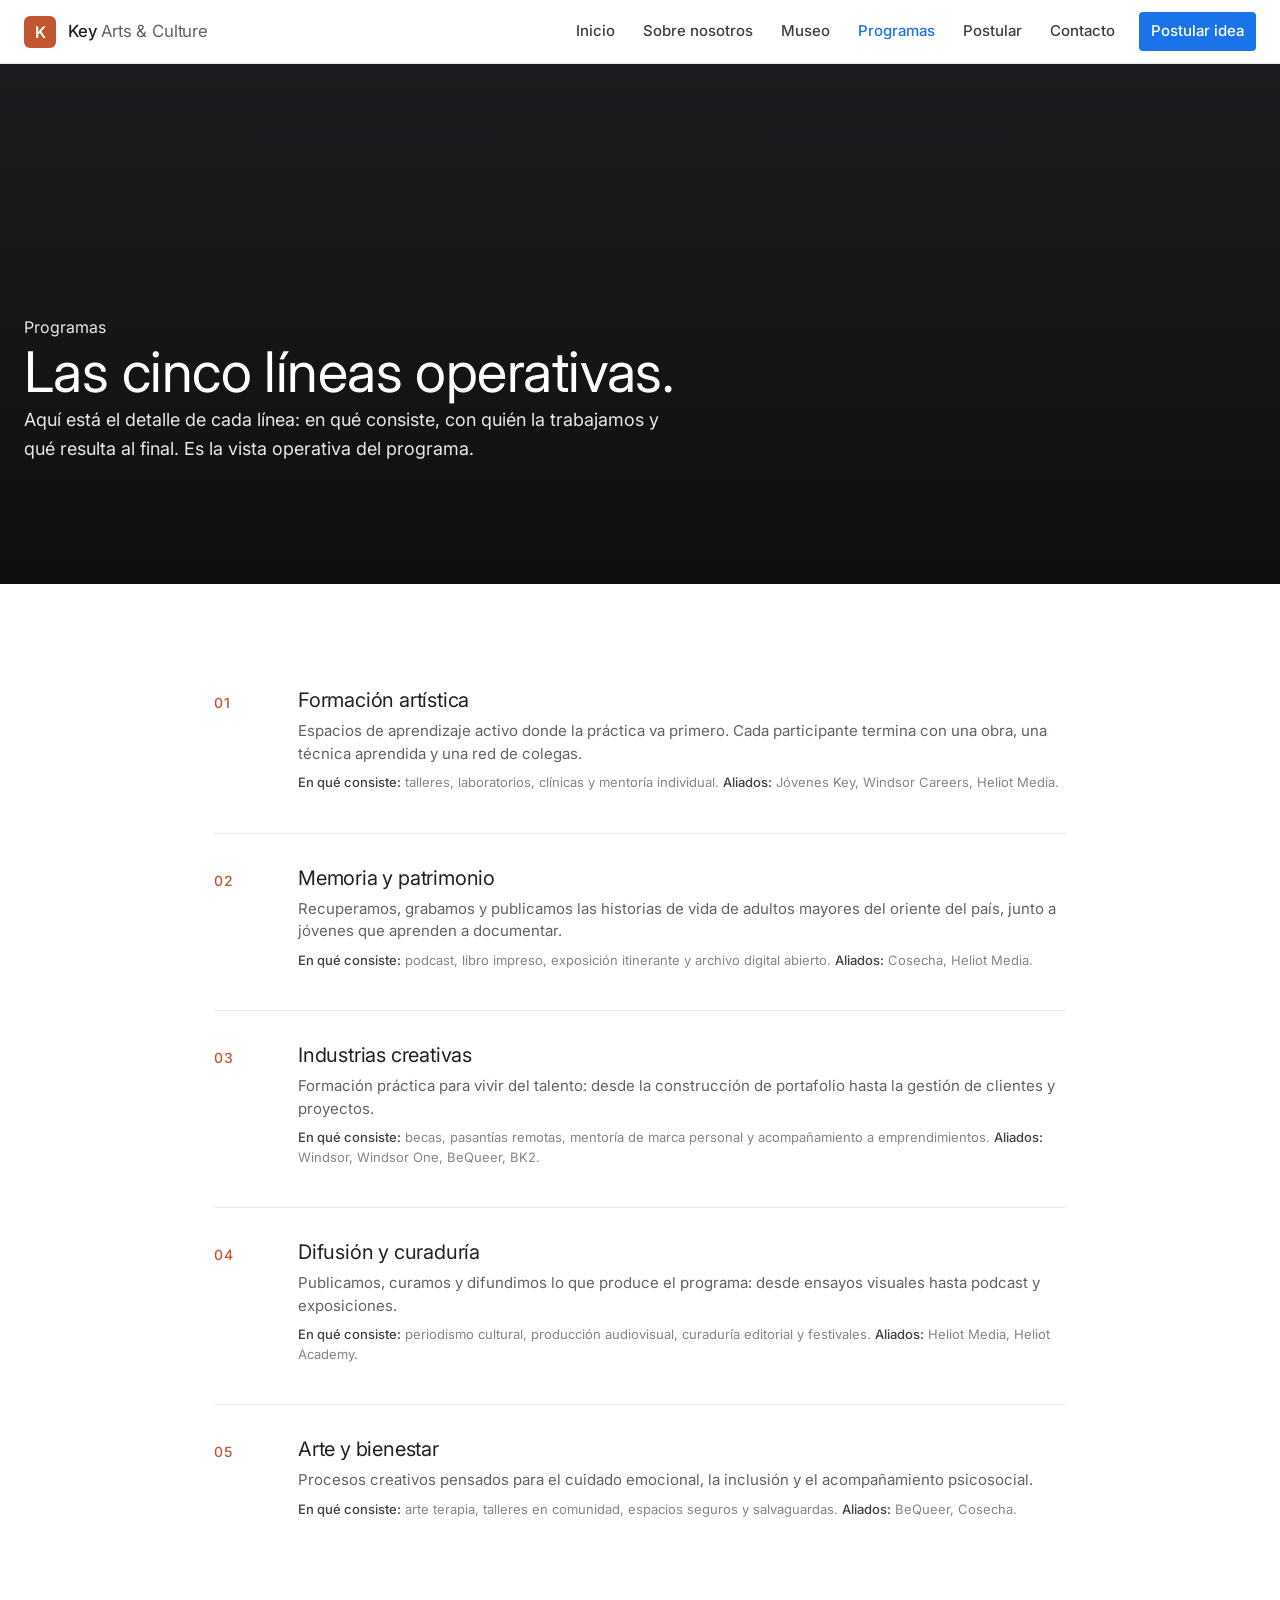
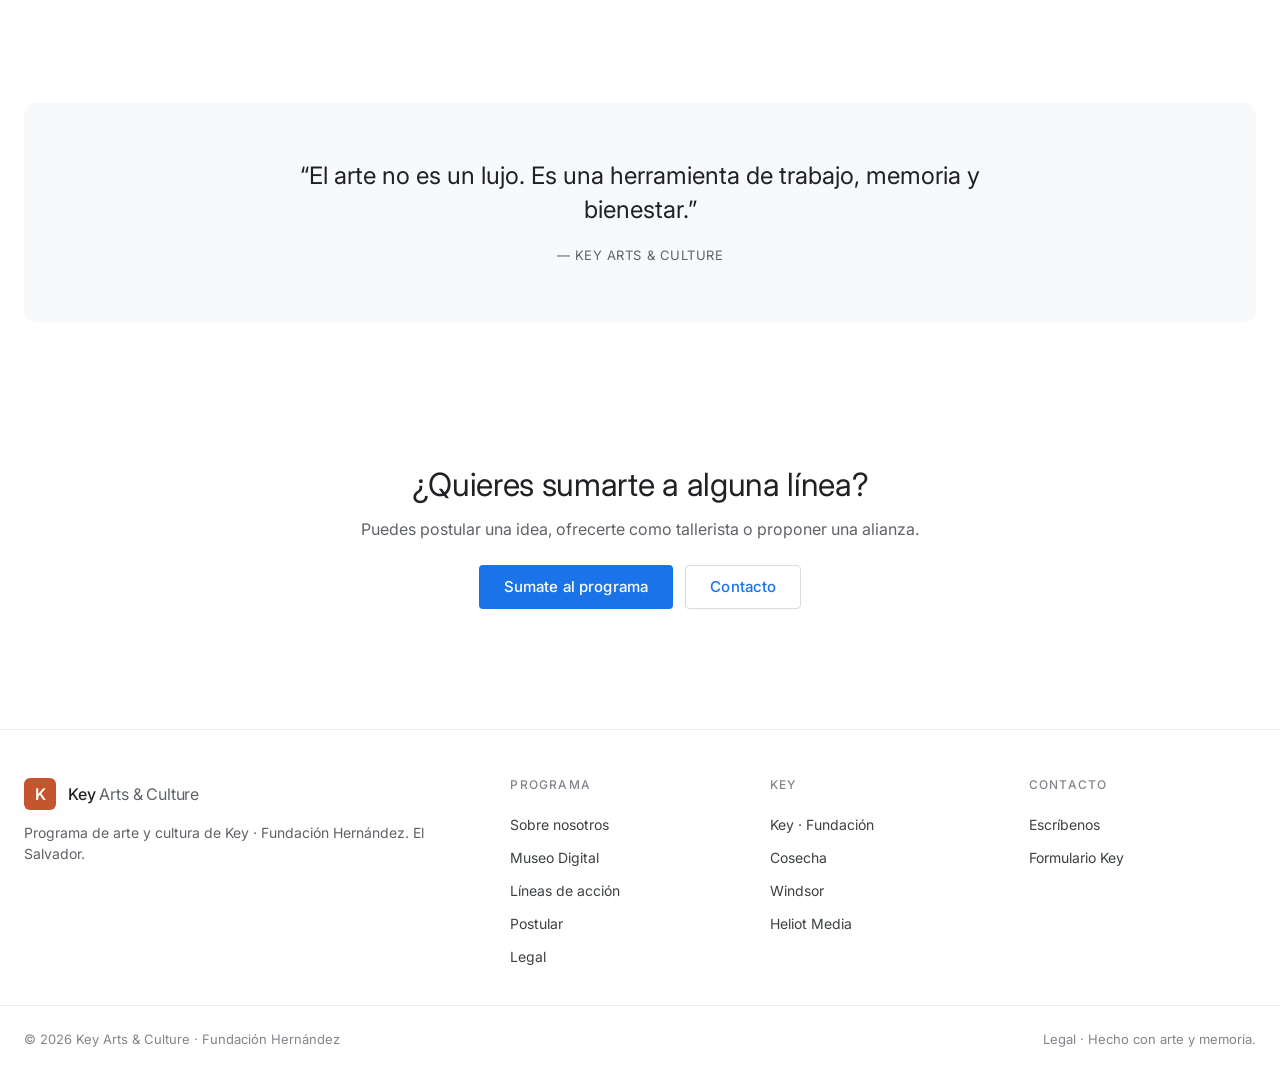
<file: programas.html>
<!DOCTYPE html>
<html lang="es">
<head>
<meta charset="UTF-8" />
<meta name="viewport" content="width=device-width, initial-scale=1.0" />
<title>Programas — Key Arts &amp; Culture</title>
<meta name="description" content="Las cinco líneas operativas del programa: formación, memoria, industrias creativas, difusión y bienestar." />
<link rel="preconnect" href="https://fonts.googleapis.com" />
<link rel="preconnect" href="https://fonts.gstatic.com" crossorigin />
<link href="https://fonts.googleapis.com/css2?family=Inter:wght@400;500;600&display=swap" rel="stylesheet" />
<link rel="stylesheet" href="styles.css" />
</head>
<body>

<header class="site-header">
  <div class="nav-wrap">
    <a class="brand" href="index.html">
      <span class="brand-mark">K</span>
      <span class="brand-text">Key <em>Arts &amp; Culture</em></span>
    </a>
    <button class="nav-toggle" aria-label="Abrir menú" aria-expanded="false">
      <svg width="24" height="24" viewBox="0 0 24 24" fill="currentColor"><path d="M3 6h18v2H3V6zm0 5h18v2H3v-2zm0 5h18v2H3v-2z"/></svg>
    </button>
    <nav class="nav">
      <a href="index.html">Inicio</a>
      <a href="sobre-nosotros.html">Sobre nosotros</a>
      <a href="museo.html">Museo</a>
      <a href="programas.html" class="active">Programas</a>
      <a href="postular.html">Postular</a>
      <a href="contacto.html">Contacto</a>
      <a class="btn-nav" href="postular.html">Postular idea</a>
    </nav>
  </div>
</header>

<main>

  <section class="hero-image">
    <div class="hero-bg" style="background-image:url('https://images.unsplash.com/photo-1545989253-02cc26577f88?w=1600&q=70')"></div>
    <div class="hero-overlay"></div>
    <div class="hero-content">
      <span class="eyebrow">Programas</span>
      <h1>Las cinco líneas operativas.</h1>
      <p class="lead">
        Aquí está el detalle de cada línea: en qué consiste, con quién la
        trabajamos y qué resulta al final. Es la vista operativa del programa.
      </p>
    </div>
  </section>

  <section>
    <div class="program-list">
      <article class="program-item">
        <div class="program-num">01</div>
        <div>
          <h3>Formación artística</h3>
          <p>Espacios de aprendizaje activo donde la práctica va primero. Cada participante termina con una obra, una técnica aprendida y una red de colegas.</p>
          <p class="aliados"><strong>En qué consiste:</strong> talleres, laboratorios, clínicas y mentoría individual. <strong>Aliados:</strong> Jóvenes Key, Windsor Careers, Heliot Media.</p>
        </div>
      </article>
      <article class="program-item">
        <div class="program-num">02</div>
        <div>
          <h3>Memoria y patrimonio</h3>
          <p>Recuperamos, grabamos y publicamos las historias de vida de adultos mayores del oriente del país, junto a jóvenes que aprenden a documentar.</p>
          <p class="aliados"><strong>En qué consiste:</strong> podcast, libro impreso, exposición itinerante y archivo digital abierto. <strong>Aliados:</strong> Cosecha, Heliot Media.</p>
        </div>
      </article>
      <article class="program-item">
        <div class="program-num">03</div>
        <div>
          <h3>Industrias creativas</h3>
          <p>Formación práctica para vivir del talento: desde la construcción de portafolio hasta la gestión de clientes y proyectos.</p>
          <p class="aliados"><strong>En qué consiste:</strong> becas, pasantías remotas, mentoría de marca personal y acompañamiento a emprendimientos. <strong>Aliados:</strong> Windsor, Windsor One, BeQueer, BK2.</p>
        </div>
      </article>
      <article class="program-item">
        <div class="program-num">04</div>
        <div>
          <h3>Difusión y curaduría</h3>
          <p>Publicamos, curamos y difundimos lo que produce el programa: desde ensayos visuales hasta podcast y exposiciones.</p>
          <p class="aliados"><strong>En qué consiste:</strong> periodismo cultural, producción audiovisual, curaduría editorial y festivales. <strong>Aliados:</strong> Heliot Media, Heliot Academy.</p>
        </div>
      </article>
      <article class="program-item">
        <div class="program-num">05</div>
        <div>
          <h3>Arte y bienestar</h3>
          <p>Procesos creativos pensados para el cuidado emocional, la inclusión y el acompañamiento psicosocial.</p>
          <p class="aliados"><strong>En qué consiste:</strong> arte terapia, talleres en comunidad, espacios seguros y salvaguardas. <strong>Aliados:</strong> BeQueer, Cosecha.</p>
        </div>
      </article>
    </div>
  </section>

  <section>
    <div class="quote">
      <div class="quote-inner">
        <p>“El arte no es un lujo. Es una herramienta de trabajo, memoria y bienestar.”</p>
        <span class="author">— Key Arts &amp; Culture</span>
      </div>
    </div>
  </section>

  <section>
    <div class="container" style="text-align:center; max-width:720px;">
      <h2 style="margin-bottom:12px;">¿Quieres sumarte a alguna línea?</h2>
      <p style="color:var(--muted); margin-bottom:24px;">
        Puedes postular una idea, ofrecerte como tallerista o proponer una alianza.
      </p>
      <a class="btn" href="postular.html">Sumate al programa</a>
      <a class="btn btn-ghost" href="contacto.html" style="margin-left:8px;">Contacto</a>
    </div>
  </section>

</main>

<footer class="site-footer">
  <div class="footer-grid">
    <div>
      <div class="footer-brand">
        <span class="brand-mark">K</span>
        <span class="brand-text">Key <em>Arts &amp; Culture</em></span>
      </div>
      <p>Programa de arte y cultura de Key · Fundación Hernández. El Salvador.</p>
    </div>
    <div>
      <h4>Programa</h4>
      <a href="sobre-nosotros.html">Sobre nosotros</a>
      <a href="museo.html">Museo Digital</a>
      <a href="programas.html">Líneas de acción</a>
      <a href="postular.html">Postular</a>
      <a href="legal.html">Legal</a>
    </div>
    <div>
      <h4>Key</h4>
      <a href="https://fundacionkey.github.io/key/" target="_blank" rel="noopener">Key · Fundación</a>
      <a href="https://fundacionkey.github.io/key/cosecha.html" target="_blank" rel="noopener">Cosecha</a>
      <a href="https://fundacionkey.github.io/windsor/" target="_blank" rel="noopener">Windsor</a>
      <a href="https://fundacionkey.github.io/Heliot-Media/" target="_blank" rel="noopener">Heliot Media</a>
    </div>
    <div>
      <h4>Contacto</h4>
      <a href="contacto.html">Escríbenos</a>
      <a href="https://fundacionkey.github.io/key/contactanos.html" target="_blank" rel="noopener">Formulario Key</a>
    </div>
  </div>
  <div class="footer-bottom">
    <span>© 2026 Key Arts &amp; Culture · Fundación Hernández</span>
    <span><a href="legal.html" style="color:inherit;">Legal</a> · Hecho con arte y memoria.</span>
  </div>
</footer>

<script>
  const toggle = document.querySelector('.nav-toggle');
  const nav = document.querySelector('.nav');
  toggle?.addEventListener('click', () => {
    const open = nav.classList.toggle('open');
    toggle.setAttribute('aria-expanded', open);
  });
</script>
</body>
</html>
</file>
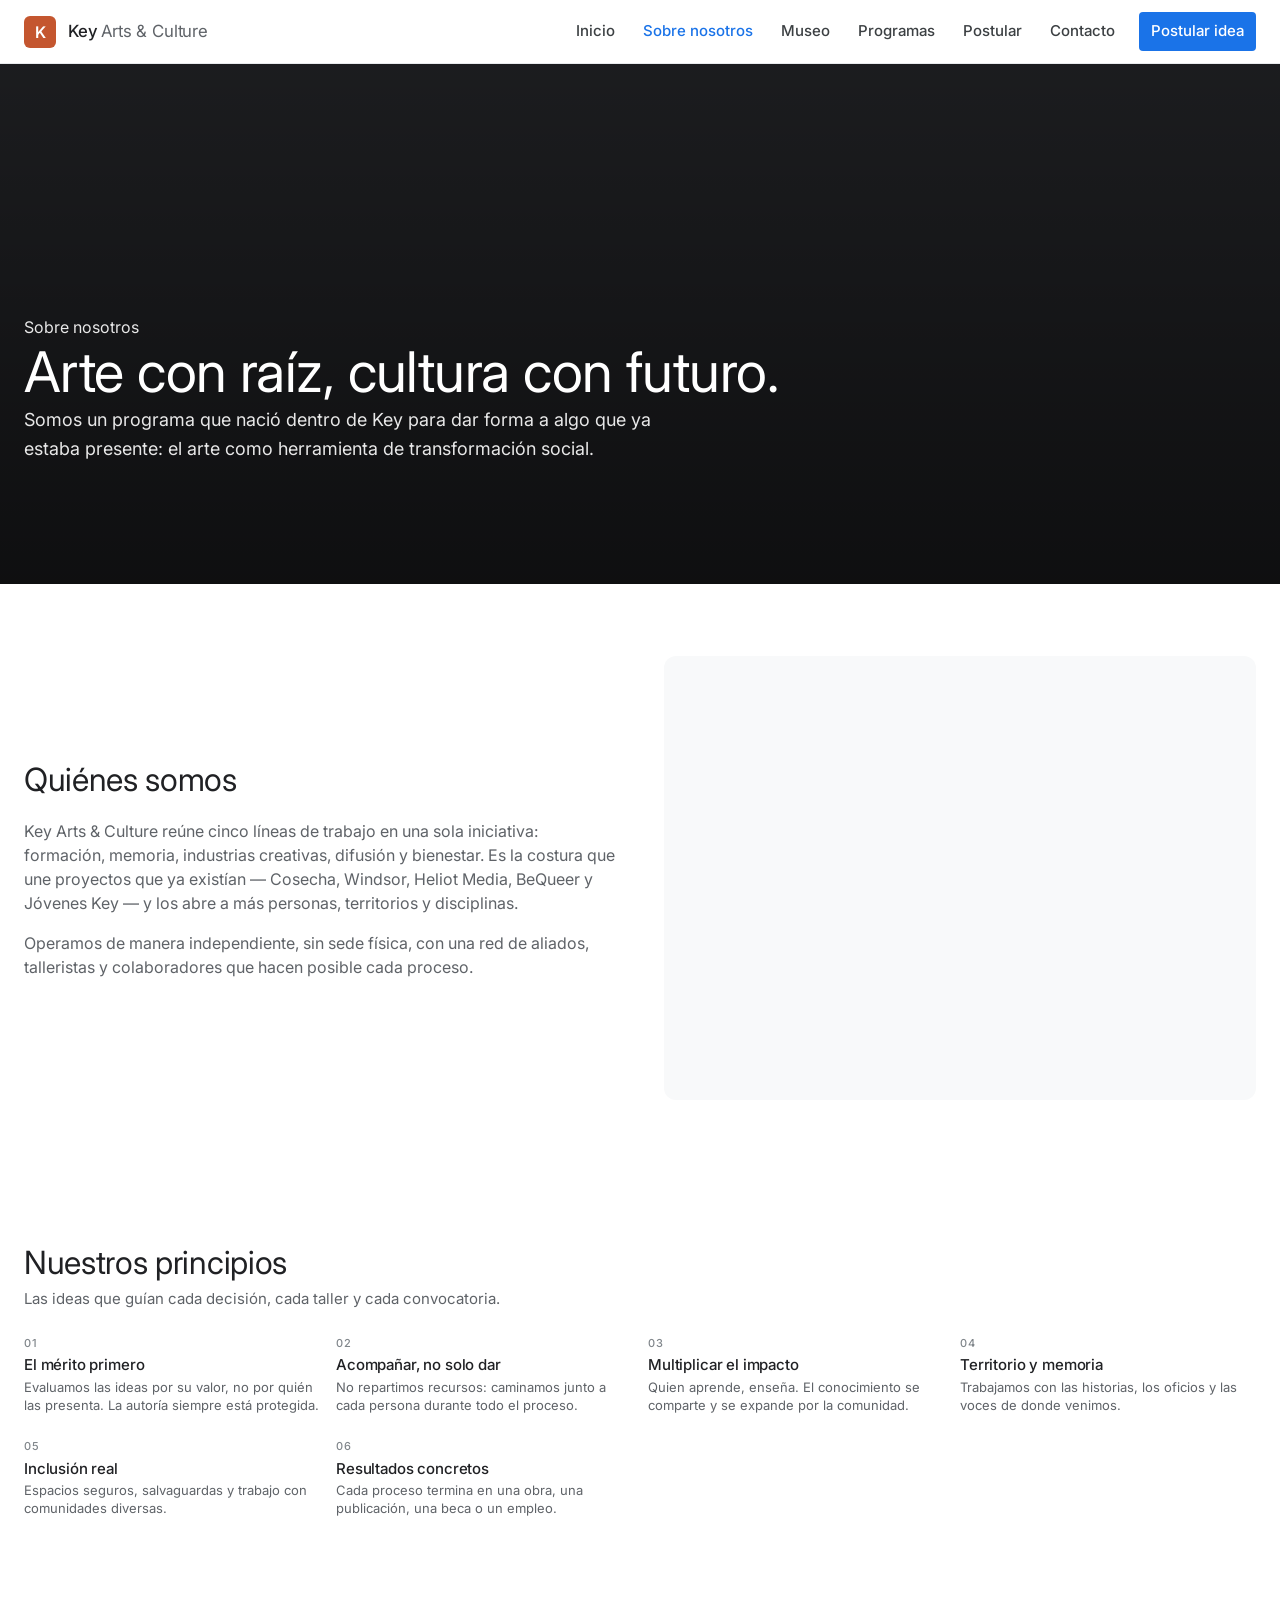
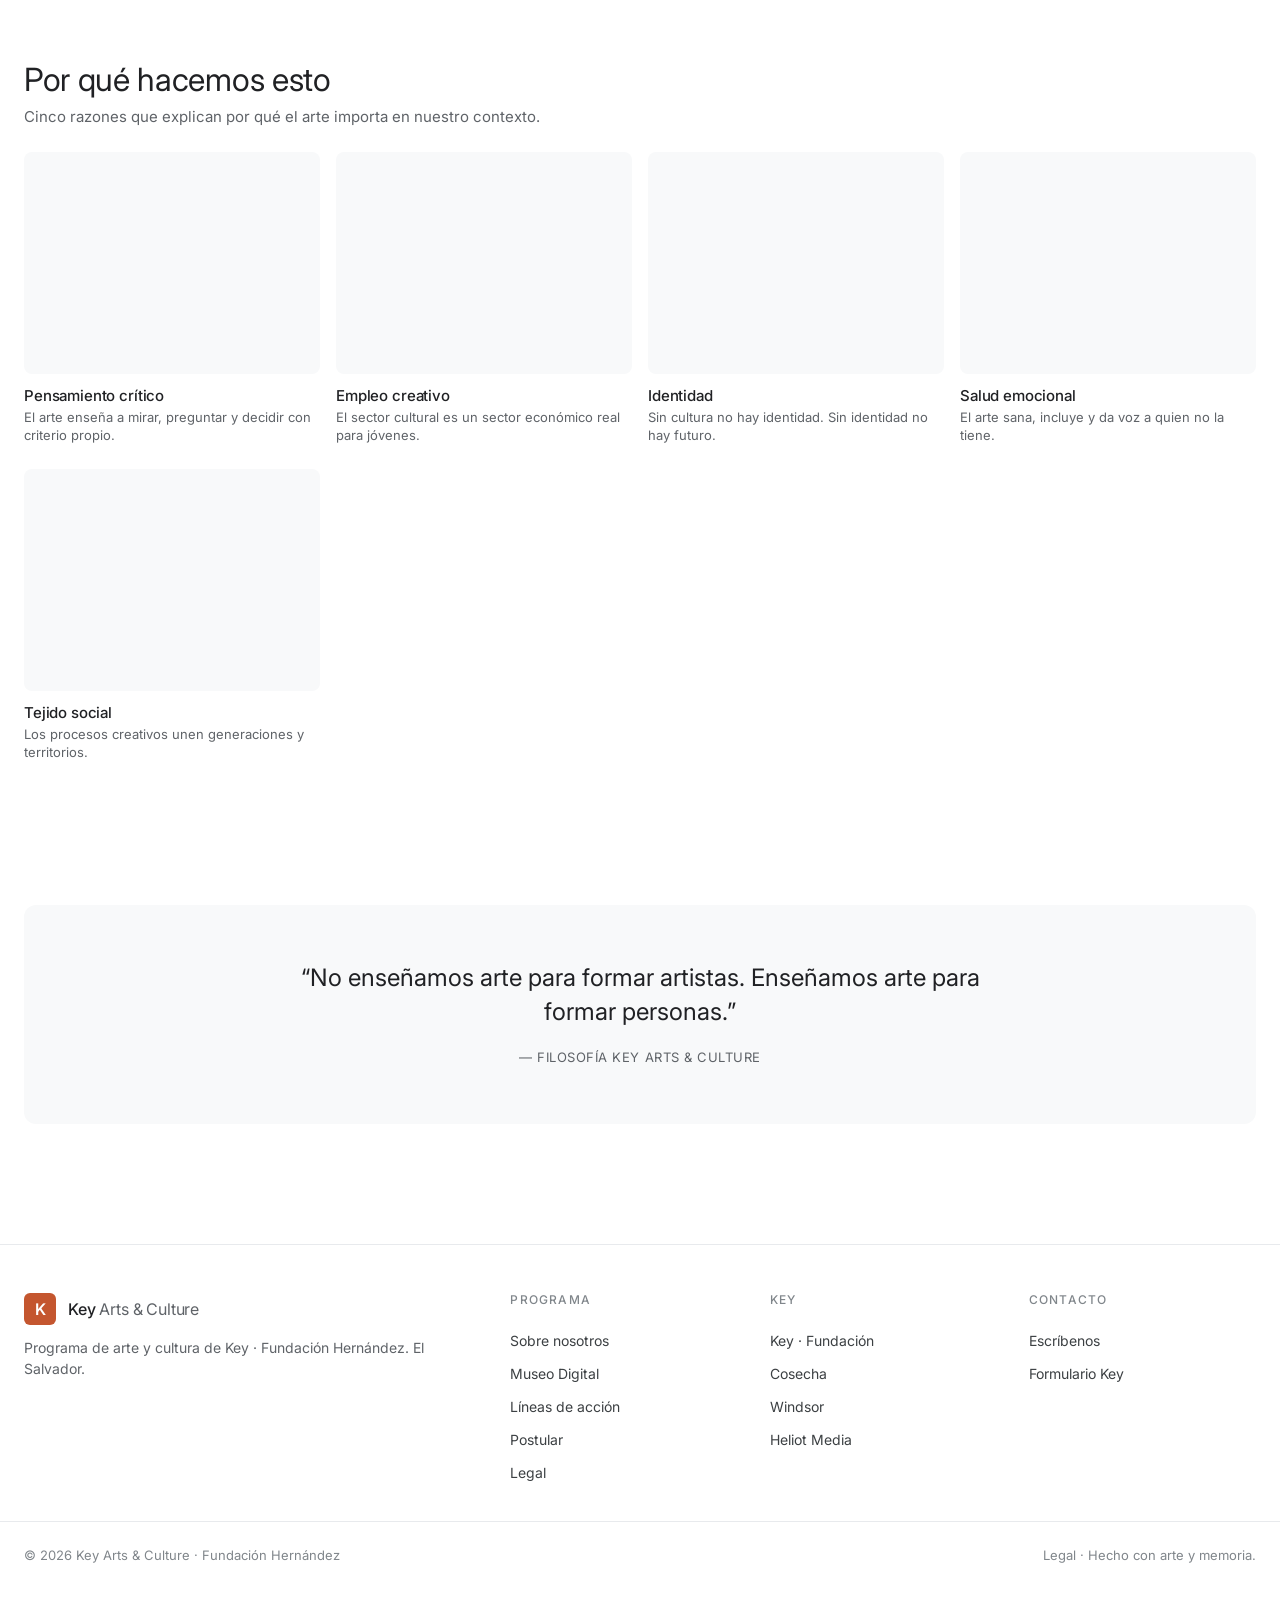
<file: sobre-nosotros.html>
<!DOCTYPE html>
<html lang="es">
<head>
<meta charset="UTF-8" />
<meta name="viewport" content="width=device-width, initial-scale=1.0" />
<title>Sobre nosotros — Key Arts &amp; Culture</title>
<meta name="description" content="Qué es Key Arts & Culture, por qué existe y cómo trabaja dentro de Key · Fundación Hernández." />
<link rel="preconnect" href="https://fonts.googleapis.com" />
<link rel="preconnect" href="https://fonts.gstatic.com" crossorigin />
<link href="https://fonts.googleapis.com/css2?family=Inter:wght@400;500;600&display=swap" rel="stylesheet" />
<link rel="stylesheet" href="styles.css" />
</head>
<body>

<header class="site-header">
  <div class="nav-wrap">
    <a class="brand" href="index.html">
      <span class="brand-mark">K</span>
      <span class="brand-text">Key <em>Arts &amp; Culture</em></span>
    </a>
    <button class="nav-toggle" aria-label="Abrir menú" aria-expanded="false">
      <svg width="24" height="24" viewBox="0 0 24 24" fill="currentColor"><path d="M3 6h18v2H3V6zm0 5h18v2H3v-2zm0 5h18v2H3v-2z"/></svg>
    </button>
    <nav class="nav">
      <a href="index.html">Inicio</a>
      <a href="sobre-nosotros.html" class="active">Sobre nosotros</a>
      <a href="museo.html">Museo</a>
      <a href="programas.html">Programas</a>
      <a href="postular.html">Postular</a>
      <a href="contacto.html">Contacto</a>
      <a class="btn-nav" href="postular.html">Postular idea</a>
    </nav>
  </div>
</header>

<main>

  <section class="hero-image">
    <div class="hero-bg" style="background-image:url('https://images.unsplash.com/photo-1566127992631-137a642a90f4?w=1600&q=70')"></div>
    <div class="hero-overlay"></div>
    <div class="hero-content">
      <span class="eyebrow">Sobre nosotros</span>
      <h1>Arte con raíz, cultura con futuro.</h1>
      <p class="lead">
        Somos un programa que nació dentro de Key para dar forma a algo que ya
        estaba presente: el arte como herramienta de transformación social.
      </p>
    </div>
  </section>

  <section>
    <div class="split">
      <div>
        <h2>Quiénes somos</h2>
        <p>
          Key Arts &amp; Culture reúne cinco líneas de trabajo en una sola
          iniciativa: formación, memoria, industrias creativas, difusión y
          bienestar. Es la costura que une proyectos que ya existían — Cosecha,
          Windsor, Heliot Media, BeQueer y Jóvenes Key — y los abre a más
          personas, territorios y disciplinas.
        </p>
        <p>
          Operamos de manera independiente, sin sede física, con una red de
          aliados, talleristas y colaboradores que hacen posible cada proceso.
        </p>
      </div>
      <div class="card-media" style="aspect-ratio:4/3; border-radius:12px; background-image:url('https://images.unsplash.com/photo-1516450360452-9312f5e86fc7?w=1000&q=70')"></div>
    </div>
  </section>

  <section>
    <div class="section-head">
      <h2>Nuestros principios</h2>
      <p>Las ideas que guían cada decisión, cada taller y cada convocatoria.</p>
    </div>
    <div class="container">
      <div class="grid">
        <article class="card">
          <div class="card-body">
            <span class="kicker">01</span>
            <h3>El mérito primero</h3>
            <p>Evaluamos las ideas por su valor, no por quién las presenta. La autoría siempre está protegida.</p>
          </div>
        </article>
        <article class="card">
          <div class="card-body">
            <span class="kicker">02</span>
            <h3>Acompañar, no solo dar</h3>
            <p>No repartimos recursos: caminamos junto a cada persona durante todo el proceso.</p>
          </div>
        </article>
        <article class="card">
          <div class="card-body">
            <span class="kicker">03</span>
            <h3>Multiplicar el impacto</h3>
            <p>Quien aprende, enseña. El conocimiento se comparte y se expande por la comunidad.</p>
          </div>
        </article>
        <article class="card">
          <div class="card-body">
            <span class="kicker">04</span>
            <h3>Territorio y memoria</h3>
            <p>Trabajamos con las historias, los oficios y las voces de donde venimos.</p>
          </div>
        </article>
        <article class="card">
          <div class="card-body">
            <span class="kicker">05</span>
            <h3>Inclusión real</h3>
            <p>Espacios seguros, salvaguardas y trabajo con comunidades diversas.</p>
          </div>
        </article>
        <article class="card">
          <div class="card-body">
            <span class="kicker">06</span>
            <h3>Resultados concretos</h3>
            <p>Cada proceso termina en una obra, una publicación, una beca o un empleo.</p>
          </div>
        </article>
      </div>
    </div>
  </section>

  <section>
    <div class="section-head">
      <h2>Por qué hacemos esto</h2>
      <p>Cinco razones que explican por qué el arte importa en nuestro contexto.</p>
    </div>
    <div class="container">
      <div class="grid">
        <article class="card">
          <div class="card-media" style="background-image:url('https://images.unsplash.com/photo-1454165804606-c3d57bc86b40?w=800&q=70')"></div>
          <div class="card-body">
            <h3>Pensamiento crítico</h3>
            <p>El arte enseña a mirar, preguntar y decidir con criterio propio.</p>
          </div>
        </article>
        <article class="card">
          <div class="card-media" style="background-image:url('https://images.unsplash.com/photo-1522202176988-66273c2fd55f?w=800&q=70')"></div>
          <div class="card-body">
            <h3>Empleo creativo</h3>
            <p>El sector cultural es un sector económico real para jóvenes.</p>
          </div>
        </article>
        <article class="card">
          <div class="card-media" style="background-image:url('https://images.unsplash.com/photo-1502920917128-1aa500764cbd?w=800&q=70')"></div>
          <div class="card-body">
            <h3>Identidad</h3>
            <p>Sin cultura no hay identidad. Sin identidad no hay futuro.</p>
          </div>
        </article>
        <article class="card">
          <div class="card-media" style="background-image:url('https://images.unsplash.com/photo-1509718443690-d8e2fb3474b7?w=800&q=70')"></div>
          <div class="card-body">
            <h3>Salud emocional</h3>
            <p>El arte sana, incluye y da voz a quien no la tiene.</p>
          </div>
        </article>
        <article class="card">
          <div class="card-media" style="background-image:url('https://images.unsplash.com/photo-1517245386807-bb43f82c33c4?w=800&q=70')"></div>
          <div class="card-body">
            <h3>Tejido social</h3>
            <p>Los procesos creativos unen generaciones y territorios.</p>
          </div>
        </article>
      </div>
    </div>
  </section>

  <section>
    <div class="quote">
      <div class="quote-inner">
        <p>“No enseñamos arte para formar artistas. Enseñamos arte para formar personas.”</p>
        <span class="author">— Filosofía Key Arts &amp; Culture</span>
      </div>
    </div>
  </section>

</main>

<footer class="site-footer">
  <div class="footer-grid">
    <div>
      <div class="footer-brand">
        <span class="brand-mark">K</span>
        <span class="brand-text">Key <em>Arts &amp; Culture</em></span>
      </div>
      <p>Programa de arte y cultura de Key · Fundación Hernández. El Salvador.</p>
    </div>
    <div>
      <h4>Programa</h4>
      <a href="sobre-nosotros.html">Sobre nosotros</a>
      <a href="museo.html">Museo Digital</a>
      <a href="programas.html">Líneas de acción</a>
      <a href="postular.html">Postular</a>
      <a href="legal.html">Legal</a>
    </div>
    <div>
      <h4>Key</h4>
      <a href="https://fundacionkey.github.io/key/" target="_blank" rel="noopener">Key · Fundación</a>
      <a href="https://fundacionkey.github.io/key/cosecha.html" target="_blank" rel="noopener">Cosecha</a>
      <a href="https://fundacionkey.github.io/windsor/" target="_blank" rel="noopener">Windsor</a>
      <a href="https://fundacionkey.github.io/Heliot-Media/" target="_blank" rel="noopener">Heliot Media</a>
    </div>
    <div>
      <h4>Contacto</h4>
      <a href="contacto.html">Escríbenos</a>
      <a href="https://fundacionkey.github.io/key/contactanos.html" target="_blank" rel="noopener">Formulario Key</a>
    </div>
  </div>
  <div class="footer-bottom">
    <span>© 2026 Key Arts &amp; Culture · Fundación Hernández</span>
    <span><a href="legal.html" style="color:inherit;">Legal</a> · Hecho con arte y memoria.</span>
  </div>
</footer>

<script>
  const toggle = document.querySelector('.nav-toggle');
  const nav = document.querySelector('.nav');
  toggle?.addEventListener('click', () => {
    const open = nav.classList.toggle('open');
    toggle.setAttribute('aria-expanded', open);
  });
</script>
</body>
</html>
</file>
<file: styles.css>
/* Key Arts & Culture — estética inspirada en Google Arts & Culture */

*, *::before, *::after { box-sizing: border-box; }
* { margin: 0; padding: 0; }

:root {
  --bg: #ffffff;
  --surface: #ffffff;
  --surface-2: #f8f9fa;
  --ink: #202124;
  --ink-2: #3c4043;
  --muted: #5f6368;
  --muted-2: #80868b;
  --line: #dadce0;
  --line-soft: #e8eaed;
  --accent: #1a73e8;
  --accent-hover: #1765cc;
  --terracotta: #c4562f;
  --gold: #b98a2e;
  --green: #2e4a3c;
  --radius: 8px;
  --radius-lg: 12px;
  --maxw: 1440px;
  --gutter: 24px;
  --shadow-1: 0 1px 2px 0 rgba(60,64,67,.3), 0 1px 3px 1px rgba(60,64,67,.15);
  --shadow-2: 0 1px 3px 0 rgba(60,64,67,.3), 0 4px 8px 3px rgba(60,64,67,.15);
  --font-sans: 'Inter', -apple-system, BlinkMacSystemFont, 'Segoe UI', Roboto, sans-serif;
}

html { scroll-behavior: smooth; -webkit-text-size-adjust: 100%; }

body {
  font-family: var(--font-sans);
  background: var(--bg);
  color: var(--ink);
  font-size: 16px;
  line-height: 1.5;
  -webkit-font-smoothing: antialiased;
  -moz-osx-font-smoothing: grayscale;
  overflow-x: hidden;
}

img, svg { display: block; max-width: 100%; }
a { color: inherit; text-decoration: none; }
button { font: inherit; cursor: pointer; border: 0; background: none; }

/* ============ TIPOGRAFÍA ============ */
h1, h2, h3, h4 {
  font-weight: 400;
  letter-spacing: -0.01em;
  line-height: 1.2;
  color: var(--ink);
}
h1 { font-size: clamp(2rem, 5vw, 3.5rem); font-weight: 400; }
h2 { font-size: clamp(1.5rem, 3vw, 2rem); font-weight: 400; }
h3 { font-size: 1rem; font-weight: 500; }
h4 { font-size: 0.875rem; font-weight: 400; color: var(--muted); }

p { color: var(--ink-2); }
p.lead { font-size: 1.125rem; color: var(--muted); line-height: 1.6; }

/* ============ LAYOUT ============ */
.container {
  width: 100%;
  max-width: var(--maxw);
  margin: 0 auto;
  padding: 0 var(--gutter);
}

main { padding-bottom: 0; }

/* ============ HEADER ============ */
.site-header {
  position: sticky;
  top: 0;
  z-index: 100;
  background: #fff;
  border-bottom: 1px solid var(--line-soft);
  height: 64px;
  display: flex;
  align-items: center;
}
.nav-wrap {
  width: 100%;
  max-width: var(--maxw);
  margin: 0 auto;
  padding: 0 var(--gutter);
  display: flex;
  align-items: center;
  justify-content: space-between;
  gap: 24px;
}
.brand {
  display: flex;
  align-items: center;
  gap: 12px;
  font-size: 1.05rem;
  color: var(--ink);
  flex-shrink: 0;
}
.brand-mark {
  width: 32px; height: 32px;
  border-radius: 6px;
  background: var(--terracotta);
  color: #fff;
  display: grid; place-items: center;
  font-weight: 600; font-size: 1rem;
  letter-spacing: -0.02em;
}
.brand-text { font-weight: 500; letter-spacing: -0.01em; }
.brand-text em { font-style: normal; font-weight: 400; color: var(--muted); }

.nav {
  display: flex;
  align-items: center;
  gap: 4px;
}
.nav a {
  padding: 8px 12px;
  border-radius: 4px;
  color: var(--ink-2);
  font-size: 0.9375rem;
  font-weight: 500;
  transition: background .15s, color .15s;
}
.nav a:hover { background: var(--surface-2); color: var(--ink); }
.nav a.active { color: var(--accent); }
.nav .btn-nav {
  margin-left: 8px;
  background: var(--accent);
  color: #fff;
  border-radius: 4px;
}
.nav .btn-nav:hover { background: var(--accent-hover); color: #fff; }

.nav-toggle {
  display: none;
  padding: 8px;
  border-radius: 4px;
  color: var(--ink-2);
}
.nav-toggle:hover { background: var(--surface-2); }

/* ============ HERO ============ */
.hero {
  position: relative;
  padding: clamp(48px, 8vw, 96px) 0 clamp(40px, 6vw, 80px);
  background: var(--surface-2);
  overflow: hidden;
}
.hero-inner { max-width: 720px; }
.hero .eyebrow {
  display: inline-block;
  font-size: 0.75rem;
  font-weight: 500;
  letter-spacing: 0.12em;
  text-transform: uppercase;
  color: var(--terracotta);
  margin-bottom: 16px;
}
.hero h1 { margin-bottom: 20px; }
.hero p.lead { max-width: 60ch; margin-bottom: 32px; }
.hero-actions { display: flex; gap: 12px; flex-wrap: wrap; }

/* Hero con imagen (para páginas internas) */
.hero-image {
  position: relative;
  height: clamp(320px, 45vw, 520px);
  background: var(--ink);
  color: #fff;
  overflow: hidden;
}
.hero-image .hero-bg {
  position: absolute; inset: 0;
  background-size: cover;
  background-position: center;
  opacity: .7;
}
.hero-image .hero-overlay {
  position: absolute; inset: 0;
  background: linear-gradient(180deg, rgba(0,0,0,.15) 0%, rgba(0,0,0,.55) 100%);
}
.hero-image .hero-content {
  position: relative;
  height: 100%;
  display: flex;
  flex-direction: column;
  justify-content: flex-end;
  padding: 0 var(--gutter) 48px;
  max-width: var(--maxw);
  margin: 0 auto;
  width: 100%;
}
.hero-image h1 { color: #fff; max-width: 800px; }
.hero-image .eyebrow { color: #fff; opacity: .9; }
.hero-image p.lead { color: rgba(255,255,255,.9); max-width: 60ch; }

/* ============ BOTONES ============ */
.btn {
  display: inline-flex;
  align-items: center;
  justify-content: center;
  padding: 10px 24px;
  border-radius: 4px;
  background: var(--accent);
  color: #fff;
  font-size: 0.9375rem;
  font-weight: 500;
  letter-spacing: .01em;
  transition: background .15s, box-shadow .15s;
  border: 1px solid transparent;
}
.btn:hover { background: var(--accent-hover); box-shadow: var(--shadow-1); }
.btn-ghost {
  background: transparent;
  color: var(--accent);
  border: 1px solid var(--line);
}
.btn-ghost:hover { background: var(--surface-2); border-color: var(--line); }
.btn-dark {
  background: var(--ink);
  color: #fff;
}
.btn-dark:hover { background: #000; }
.btn-sm { padding: 8px 16px; font-size: 0.875rem; }

/* ============ SECCIONES ============ */
section { padding: clamp(40px, 6vw, 72px) 0; }

.section-head {
  max-width: var(--maxw);
  margin: 0 auto 24px;
  padding: 0 var(--gutter);
}
.section-head h2 { margin-bottom: 6px; }
.section-head p {
  font-size: 0.9375rem;
  color: var(--muted);
  max-width: 70ch;
}

/* Encabezado de sección dentro del container (para no duplicar padding) */
.section-head-inline {
  margin-bottom: 20px;
}
.section-head-inline h2 { margin-bottom: 6px; }
.section-head-inline p { font-size: 0.9375rem; color: var(--muted); }

/* ============ RIBBON (carrusel horizontal) ============ */
.ribbon-wrap {
  position: relative;
  max-width: var(--maxw);
  margin: 0 auto;
}
.ribbon {
  display: flex;
  gap: 16px;
  overflow-x: auto;
  scroll-snap-type: x mandatory;
  scroll-padding-left: var(--gutter);
  padding: 4px var(--gutter) 24px;
  scrollbar-width: none;
  -ms-overflow-style: none;
}
.ribbon::-webkit-scrollbar { display: none; }
.ribbon > * {
  scroll-snap-align: start;
  flex: 0 0 auto;
}

.ribbon-arrow {
  position: absolute;
  top: 50%;
  transform: translateY(-50%);
  width: 40px; height: 40px;
  border-radius: 50%;
  background: #fff;
  box-shadow: var(--shadow-1);
  display: grid; place-items: center;
  color: var(--ink-2);
  z-index: 10;
  transition: box-shadow .15s, background .15s;
}
.ribbon-arrow:hover { box-shadow: var(--shadow-2); }
.ribbon-arrow.prev { left: 8px; }
.ribbon-arrow.next { right: 8px; }
.ribbon-arrow svg { width: 20px; height: 20px; }

/* ============ TARJETAS ============ */
.card {
  width: 260px;
  display: flex;
  flex-direction: column;
  gap: 12px;
  cursor: pointer;
}
.card-media {
  position: relative;
  width: 100%;
  aspect-ratio: 4 / 3;
  border-radius: var(--radius);
  overflow: hidden;
  background: var(--surface-2);
  background-size: cover;
  background-position: center;
  transition: transform .35s cubic-bezier(.2,.6,.2,1);
}
.card:hover .card-media { transform: scale(1.02); }
.card-body { display: flex; flex-direction: column; gap: 2px; }
.card-body .kicker {
  font-size: 0.6875rem;
  font-weight: 500;
  letter-spacing: 0.08em;
  text-transform: uppercase;
  color: var(--muted-2);
  margin-bottom: 2px;
}
.card-body h3 {
  font-size: 0.9375rem;
  font-weight: 500;
  color: var(--ink);
  line-height: 1.35;
  display: -webkit-box;
  -webkit-line-clamp: 2;
  -webkit-box-orient: vertical;
  overflow: hidden;
}
.card-body p {
  font-size: 0.8125rem;
  color: var(--muted);
  line-height: 1.4;
  display: -webkit-box;
  -webkit-line-clamp: 2;
  -webkit-box-orient: vertical;
  overflow: hidden;
}

/* Tarjeta grande (destacada) */
.card-lg {
  width: min(420px, 80vw);
}
.card-lg .card-media { aspect-ratio: 16 / 10; }
.card-lg .card-body h3 { font-size: 1.125rem; }

/* Tarjeta ancha (featured) */
.card-wide {
  width: min(640px, 85vw);
  display: grid;
  grid-template-columns: 1fr 1fr;
  gap: 24px;
  align-items: center;
  background: var(--surface-2);
  border-radius: var(--radius-lg);
  overflow: hidden;
  padding: 0;
}
.card-wide .card-media {
  aspect-ratio: 4 / 3;
  border-radius: 0;
  height: 100%;
}
.card-wide .card-body {
  padding: 24px 24px 24px 0;
  gap: 8px;
}
.card-wide .card-body h3 { font-size: 1.25rem; }
.card-wide .card-body p { font-size: 0.9375rem; -webkit-line-clamp: 3; }

/* Grid de tarjetas (no ribbon) */
.grid {
  display: grid;
  gap: 24px 16px;
  grid-template-columns: repeat(auto-fill, minmax(240px, 1fr));
}
.grid .card { width: 100%; }

/* ============ QUOTE / CTA ============ */
.quote {
  max-width: var(--maxw);
  margin: 0 auto;
  padding: 0 var(--gutter);
}
.quote-inner {
  background: var(--surface-2);
  border-radius: var(--radius-lg);
  padding: clamp(32px, 5vw, 56px);
  text-align: center;
}
.quote-inner p {
  font-size: clamp(1.125rem, 2.2vw, 1.5rem);
  line-height: 1.4;
  color: var(--ink);
  max-width: 720px;
  margin: 0 auto 16px;
  font-weight: 400;
}
.quote-inner .author {
  font-size: 0.8125rem;
  color: var(--muted);
  letter-spacing: 0.04em;
  text-transform: uppercase;
}

/* ============ SPLIT ============ */
.split {
  max-width: var(--maxw);
  margin: 0 auto;
  padding: 0 var(--gutter);
  display: grid;
  gap: 48px;
  grid-template-columns: 1fr 1fr;
  align-items: center;
}
.split h2 { margin-bottom: 20px; }
.split p { margin-bottom: 16px; color: var(--muted); }

/* ============ LISTA DE PROGRAMAS ============ */
.program-list {
  max-width: 900px;
  margin: 0 auto;
  padding: 0 var(--gutter);
}
.program-item {
  padding: 32px 0;
  border-bottom: 1px solid var(--line-soft);
  display: grid;
  grid-template-columns: 60px 1fr;
  gap: 24px;
}
.program-item:last-child { border-bottom: 0; }
.program-num {
  font-size: 0.875rem;
  color: var(--terracotta);
  font-weight: 500;
  letter-spacing: 0.06em;
  padding-top: 4px;
}
.program-item h3 { font-size: 1.25rem; font-weight: 400; margin-bottom: 8px; }
.program-item p { color: var(--muted); font-size: 0.9375rem; margin-bottom: 8px; }
.program-item .aliados {
  font-size: 0.8125rem;
  color: var(--muted-2);
}
.program-item .aliados strong { color: var(--ink-2); font-weight: 500; }

/* ============ FORM ============ */
.form-wrap {
  max-width: 720px;
  margin: 0 auto;
  padding: 0 var(--gutter);
}
form { display: grid; gap: 20px; }
.field { display: grid; gap: 6px; }
.field label {
  font-size: 0.875rem;
  font-weight: 500;
  color: var(--ink-2);
}
.field input,
.field select,
.field textarea {
  font: inherit;
  font-size: 0.9375rem;
  padding: 12px 14px;
  border: 1px solid var(--line);
  border-radius: 4px;
  background: #fff;
  color: var(--ink);
  width: 100%;
  transition: border-color .15s, box-shadow .15s;
}
.field input:focus,
.field select:focus,
.field textarea:focus {
  outline: none;
  border-color: var(--accent);
  box-shadow: 0 0 0 1px var(--accent);
}
.field textarea { min-height: 140px; resize: vertical; }
.field .hint { font-size: 0.75rem; color: var(--muted-2); }

/* ============ FOOTER ============ */
.site-footer {
  margin-top: 48px;
  border-top: 1px solid var(--line-soft);
  padding: 48px 0 32px;
  background: #fff;
}
.footer-grid {
  max-width: var(--maxw);
  margin: 0 auto;
  padding: 0 var(--gutter);
  display: grid;
  gap: 32px;
  grid-template-columns: 2fr 1fr 1fr 1fr;
}
.footer-grid h4 {
  font-size: 0.75rem;
  font-weight: 500;
  letter-spacing: 0.1em;
  text-transform: uppercase;
  color: var(--muted-2);
  margin-bottom: 16px;
}
.footer-grid a {
  display: block;
  padding: 6px 0;
  font-size: 0.875rem;
  color: var(--ink-2);
  transition: color .15s;
}
.footer-grid a:hover { color: var(--accent); }
.footer-grid p { font-size: 0.875rem; color: var(--muted); }
.footer-brand {
  display: flex;
  align-items: center;
  gap: 12px;
  margin-bottom: 12px;
}
.footer-bottom {
  max-width: var(--maxw);
  margin: 32px auto 0;
  padding: 24px var(--gutter) 0;
  border-top: 1px solid var(--line-soft);
  display: flex;
  justify-content: space-between;
  flex-wrap: wrap;
  gap: 12px;
  font-size: 0.8125rem;
  color: var(--muted-2);
}

/* ============ RESPONSIVE ============ */
@media (max-width: 900px) {
  .split { grid-template-columns: 1fr; gap: 32px; }
  .footer-grid { grid-template-columns: 1fr 1fr; }
  .card-wide { grid-template-columns: 1fr; }
  .card-wide .card-body { padding: 0 24px 24px; }
}

@media (max-width: 720px) {
  .nav {
    display: none;
    position: absolute;
    top: 64px;
    left: 0; right: 0;
    background: #fff;
    border-bottom: 1px solid var(--line-soft);
    flex-direction: column;
    align-items: stretch;
    padding: 12px var(--gutter) 16px;
    gap: 2px;
  }
  .nav.open { display: flex; }
  .nav a { padding: 12px; border-radius: 6px; }
  .nav .btn-nav { margin-left: 0; margin-top: 8px; text-align: center; }
  .nav-toggle { display: grid; place-items: center; }

  .program-item { grid-template-columns: 1fr; gap: 8px; }
  .program-num { padding-top: 0; }
}

@media (max-width: 520px) {
  .footer-grid { grid-template-columns: 1fr; }
  .card { width: 220px; }
  .card-lg { width: 80vw; }
  .card-wide { width: 88vw; }
}
</file>
